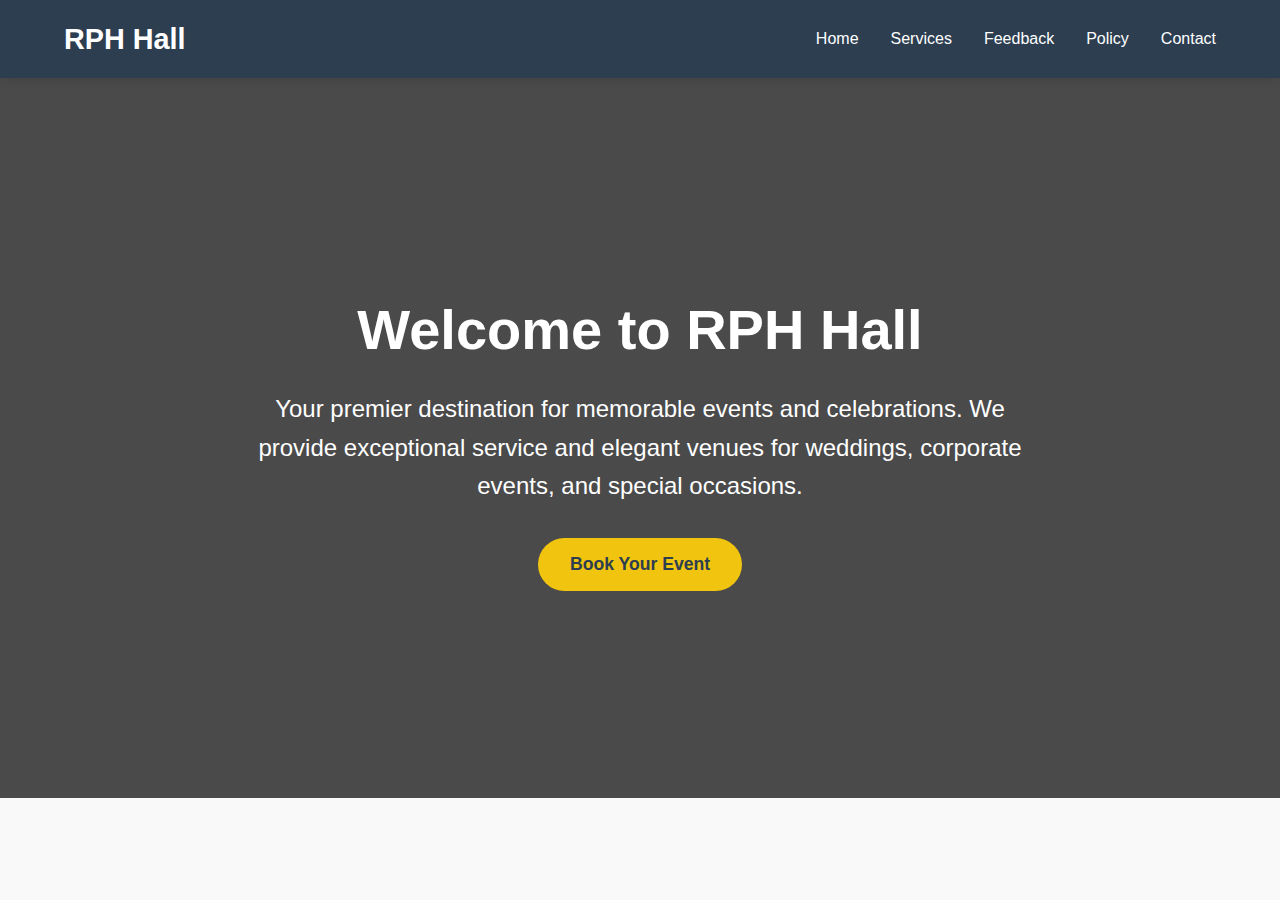
<file: index.html>
<!DOCTYPE html>
<html lang="en">
<head>
    <meta charset="UTF-8">
    <meta name="viewport" content="width=device-width, initial-scale=1.0">
    <title>RPH Hall - Premium Event Venue</title>
    <style>
        /* Reset and Base Styles */
        * {
            margin: 0;
            padding: 0;
            box-sizing: border-box;
            font-family: 'Segoe UI', Tahoma, Geneva, Verdana, sans-serif;
        }
        
        body {
            background-color: #f9f9f9;
            color: #333;
            line-height: 1.6;
        }
        
        /* Navigation Bar */
        nav {
            background-color: #2c3e50;
            color: white;
            display: flex;
            justify-content: space-between;
            align-items: center;
            padding: 1rem 5%;
            position: sticky;
            top: 0;
            z-index: 100;
            box-shadow: 0 2px 10px rgba(0, 0, 0, 0.1);
        }
        
        .logo {
            font-size: 1.8rem;
            font-weight: bold;
        }
        
        .logo a {
            color: white;
            text-decoration: none;
        }
        
        .nav-links {
            display: flex;
            list-style: none;
        }
        
        .nav-links li {
            margin-left: 2rem;
        }
        
        .nav-links a {
            color: white;
            text-decoration: none;
            font-weight: 500;
            transition: color 0.3s;
            padding: 0.5rem 0;
            position: relative;
        }
        
        .nav-links a:hover {
            color: #f1c40f;
        }
        
        .nav-links a::after {
            content: '';
            position: absolute;
            width: 0;
            height: 2px;
            background: #f1c40f;
            bottom: 0;
            left: 0;
            transition: width 0.3s;
        }
        
        .nav-links a:hover::after {
            width: 100%;
        }
        
        /* Hero Section */
        .hero {
            background: linear-gradient(rgba(0, 0, 0, 0.7), rgba(0, 0, 0, 0.7)), 
                        url('https://images.unsplash.com/photo-1519671482749-fd09be7ccebf?ixlib=rb-1.2.1&auto=format&fit=crop&w=1350&q=80');
            background-size: cover;
            background-position: center;
            height: 80vh;
            display: flex;
            flex-direction: column;
            justify-content: center;
            align-items: center;
            text-align: center;
            color: white;
            padding: 0 2rem;
        }
        
        .hero h1 {
            font-size: 3.5rem;
            margin-bottom: 1rem;
            animation: fadeIn 1.5s ease-in-out;
        }
        
        .hero p {
            font-size: 1.5rem;
            max-width: 800px;
            margin-bottom: 2rem;
            animation: fadeIn 2s ease-in-out;
        }
        
        .btn {
            display: inline-block;
            background: #f1c40f;
            color: #2c3e50;
            padding: 0.8rem 2rem;
            border: none;
            border-radius: 50px;
            font-size: 1.1rem;
            font-weight: bold;
            cursor: pointer;
            transition: all 0.3s;
            text-decoration: none;
            animation: fadeIn 2.5s ease-in-out;
        }
        
        .btn:hover {
            background: #e67e22;
            transform: translateY(-3px);
            box-shadow: 0 10px 20px rgba(0, 0, 0, 0.2);
        }
        
        /* Animations */
        @keyframes fadeIn {
            from { opacity: 0; transform: translateY(20px); }
            to { opacity: 1; transform: translateY(0); }
        }
        
        /* Enhanced Responsive Design */
        @media (max-width: 768px) {
            nav {
                flex-direction: column;
                padding: 1rem;
            }
            
            .logo {
                margin-bottom: 1rem;
                font-size: 1.5rem;
            }
            
            .nav-links {
                width: 100%;
                justify-content: space-around;
                flex-wrap: wrap;
            }
            
            .nav-links li {
                margin: 0.5rem;
            }
            
            .hero {
                height: 70vh;
                padding: 0 1rem;
            }
            
            .hero h1 {
                font-size: 2.5rem;
            }
            
            .hero p {
                font-size: 1.2rem;
                padding: 0 1rem;
            }
            
            .btn {
                padding: 0.7rem 1.5rem;
                font-size: 1rem;
            }
        }
        
        @media (max-width: 480px) {
            .logo {
                font-size: 1.3rem;
            }
            
            .nav-links {
                flex-direction: column;
                align-items: center;
            }
            
            .nav-links li {
                margin: 0.3rem 0;
            }
            
            .hero {
                height: 60vh;
            }
            
            .hero h1 {
                font-size: 2rem;
                margin-bottom: 0.5rem;
            }
            
            .hero p {
                font-size: 1rem;
                margin-bottom: 1.5rem;
            }
        }
        
        @media (max-width: 320px) {
            .hero h1 {
                font-size: 1.8rem;
            }
            
            .hero p {
                font-size: 0.9rem;
            }
            
            .btn {
                padding: 0.6rem 1.2rem;
                font-size: 0.9rem;
            }
        }
    </style>
</head>
<body>
    <!-- Navigation Bar -->
    <nav>
        <div class="logo">
            <a href="index.html">RPH Hall</a>
        </div>
        <ul class="nav-links">
            <li><a href="index.html">Home</a></li>
            <li><a href="my2.html">Services</a></li>
            <li><a href="my3.html">Feedback</a></li>
            <li><a href="my4.html">Policy</a></li>
            <li><a href="my1.html">Contact</a></li>
        </ul>
    </nav>

    <!-- Hero Section -->
    <section class="hero">
        <h1>Welcome to RPH Hall</h1>
        <p>Your premier destination for memorable events and celebrations. We provide exceptional service and elegant venues for weddings, corporate events, and special occasions.</p>
        <a href="Intermedate_test.html" class="btn">Book Your Event</a>
    </section>

    <!-- You can     add more sections here for About, Gallery, Testimonials, etc. -->
</body>
</html>
</file>
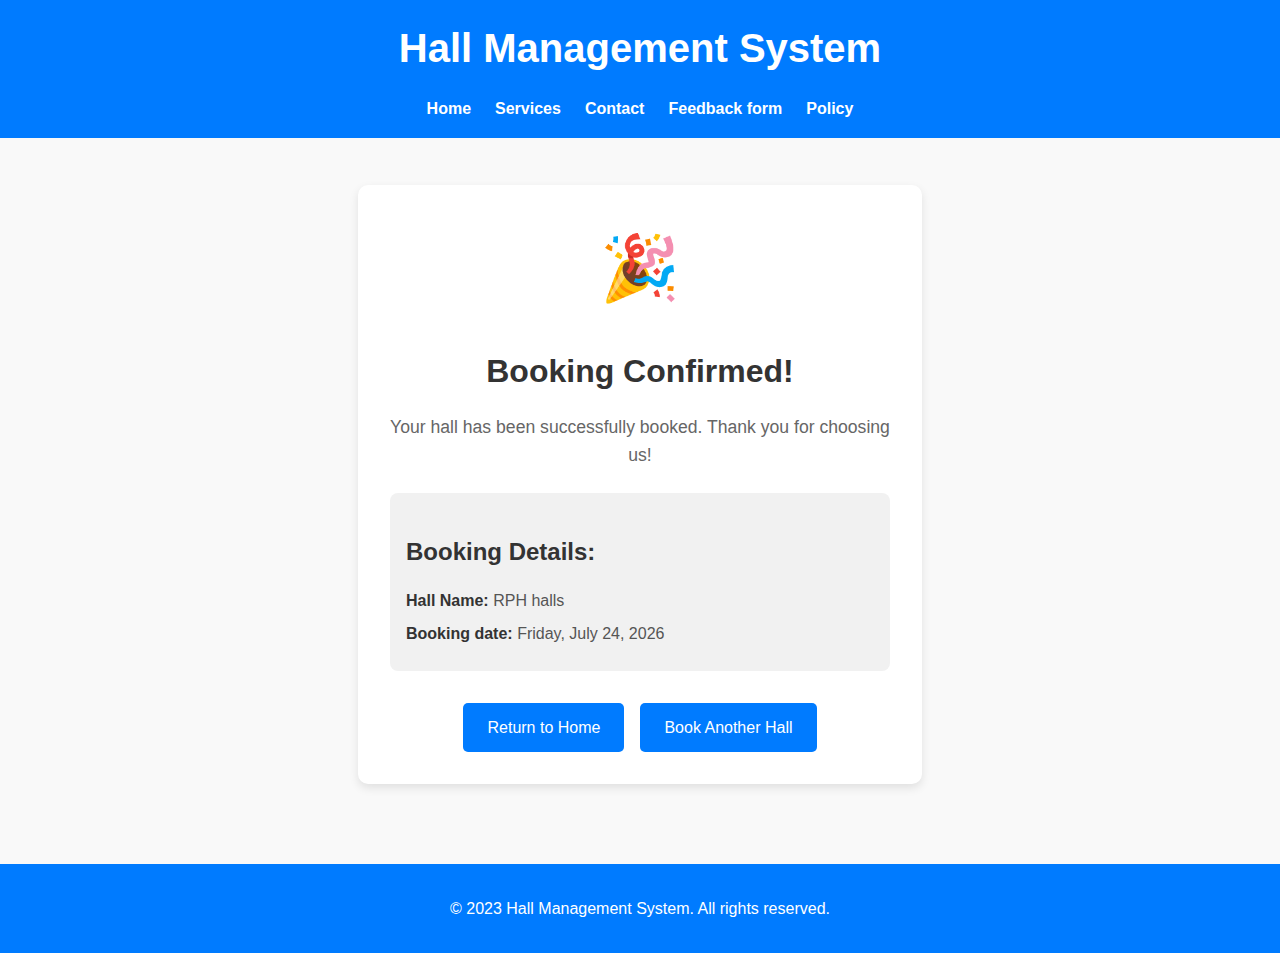
<file: booking.html>
<!DOCTYPE html>
<html lang="en">
<head>
    <meta charset="UTF-8">
    <meta name="viewport" content="width=device-width, initial-scale=1.0">
    <title>Booking Confirmation - Hall Management</title>
    <link rel="stylesheet" href="booking.css">
</head>
<body>
    <header>
        <h1>Hall Management System</h1>
        <nav>
            <ul>
                <li><a href="index.html">Home</a></li>
                <li><a href="my2.html">Services</a></li>
                <li><a href="my1.html">Contact</a></li>
                <li><a href="my3.html">Feedback form</a></li>
                <li><a href="my4.html">Policy</a></li>
            </ul>
        </nav>
    </header>

    <main>
        <section class="confirmation-message">
            <div class="icon">🎉</div>
            <h2>Booking Confirmed!</h2>
            <p>Your hall has been successfully booked. Thank you for choosing us!</p>

            <div class="booking-details">
                <h3>Booking Details:</h3>
                <ul>
                    <li><strong>Hall Name:</strong> RPH halls</li>
                    <li><strong>Booking date:</strong> <span id="liveDate"></span></li>
                </ul>
            </div> 

            <div class="actions">
                <a href="index.html" class="btn">Return to Home</a>
                <a href="hall1.html" class="btn">Book Another Hall</a>
            </div>
        </section>
    </main>

    <footer>
        <p>&copy; 2023 Hall Management System. All rights reserved.</p>
    </footer>

    <script>
        function updateLiveDate() {
            const dateElement = document.getElementById('liveDate');
            const now = new Date();
            const options = { weekday: 'long', year: 'numeric', month: 'long', day: 'numeric' };
            dateElement.textContent = now.toLocaleDateString('en-US', options);
        }
        updateLiveDate();
    </script>
</body>
</html>
</file>
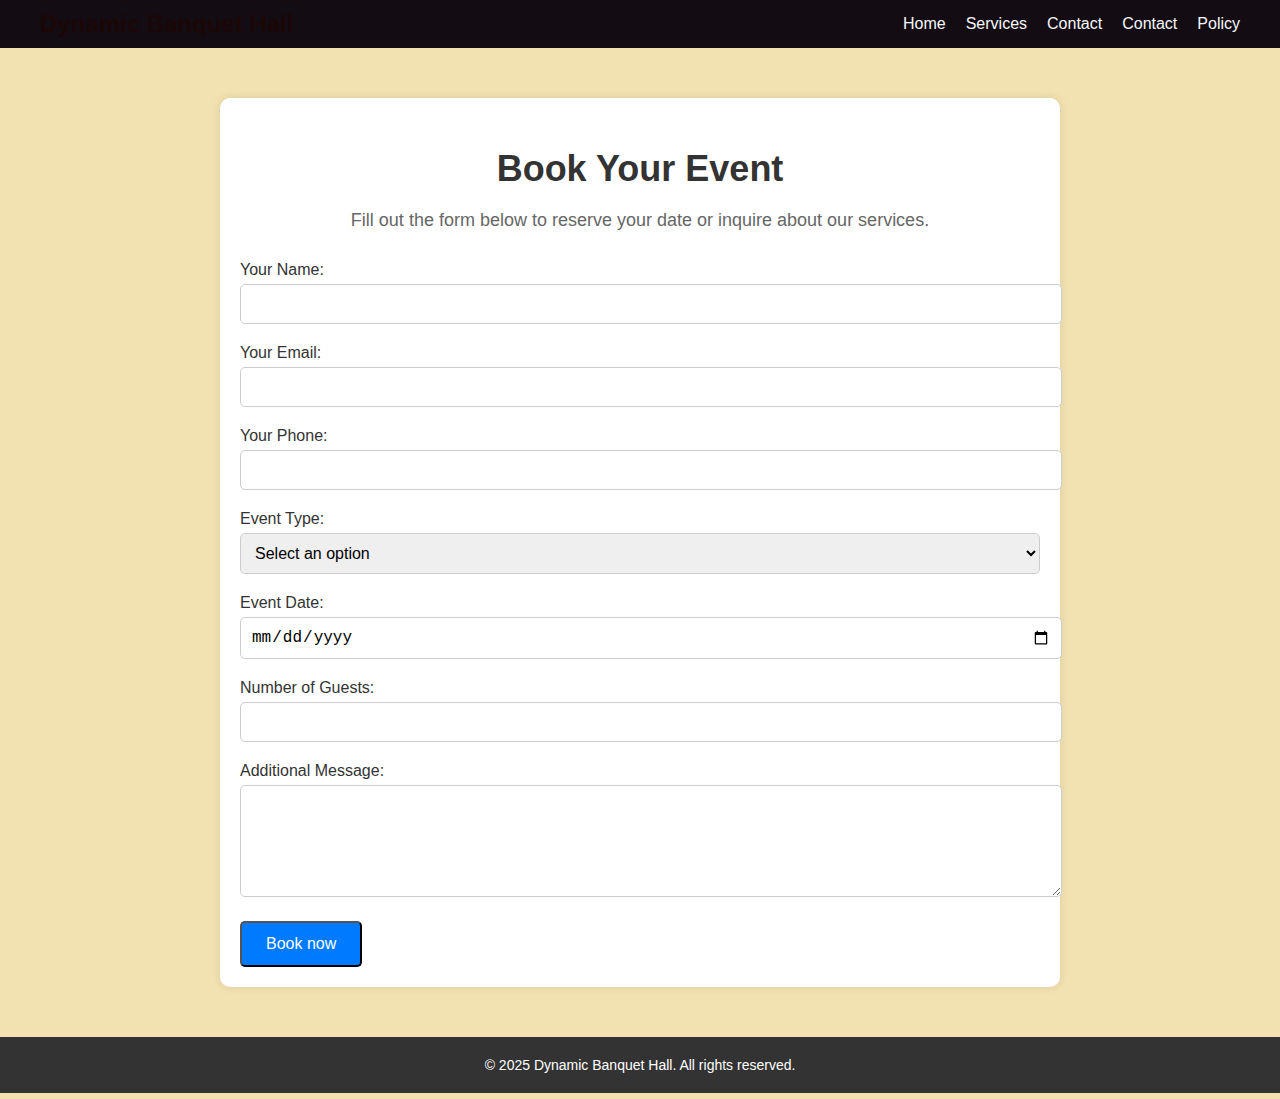
<file: booking1.html>
<!DOCTYPE html>
<html lang="en">
<head>
    <meta charset="UTF-8">
    <meta name="viewport" content="width=device-width, initial-scale=1.0">
    <title>Book Your Event - Dynamic Banquet Hall</title>
    <link rel="stylesheet" href="style.css">
</head>
<body>
    <header>
        <nav>
            <div class="logo">
                <a href="index.html">Dynamic Banquet Hall</a>
            </div>
            <ul class="nav-links">
                <li><a href="index.html">Home</a></li>
                <li><a href="my2.html">Services</a></li>
                <li><a href="my1.html">Contact</a></li>
                <li><a href="my3.html">Contact</a></li>
                <li><a href="my4.html">Policy</a></li>
            </ul>
        </nav>
    </header>


    <section class="booking-form">
        <h2>Book Your Event</h2>
        <p>Fill out the form below to reserve your date or inquire about our services.</p>
        <form action="booking.html" method="GET" onsubmit="return validateForm()">
            <div class="form-group">
                <label for="name">Your Name:</label>
                <input type="text" id="name" name="name" required>
            </div>
            <div class="form-group">
                <label for="email">Your Email:</label>
                <input type="email" id="email" name="email" required>
            </div>
            <div class="form-group">
                <label for="phone">Your Phone:</label>
                <input type="tel" id="phone" name="phone" required>
            </div>
            <div class="form-group">
                <label for="event-type">Event Type:</label>
                <select id="event-type" name="event-type" required>
                    <option value="">Select an option</option>
                    <option value="wedding">Wedding</option>
                    <option value="corporate">Corporate Event</option>
                    <option value="birthday">Birthday Party</option>
                    <option value="other">Other</option>
                </select>
            </div>
            <div class="form-group">
                <label for="date">Event Date:</label>
                <input type="date" id="date" name="date" required>
            </div>
            <div class="form-group">
                <label for="guests">Number of Guests:</label>
                <input type="number" id="guests" name="guests" min="1" max="500" required>
            </div>
            <div class="form-group">
                <label for="message">Additional Message:</label>
                <textarea id="message" name="message" rows="5" required></textarea>
            </div>
            <div class="actions">
                <button type="submit" class="btn">Book now</button>
            </div>
        </form>
    </section>


    <footer>
        <p>&copy; 2025 Dynamic Banquet Hall. All rights reserved.</p>
    </footer>


    <script>
        // Set the minimum date for the event date input to today
        const today = new Date().toISOString().split('T')[0];
        document.getElementById('date').setAttribute('min', today);


        // Validate the form before submission
        function validateForm() {
            const guests = document.getElementById('guests').value;
            if (guests <= 0) {
                alert("Number of guests must be at least 1.");
                return false;
            }
            return true;
        }
    </script>
</body>
</html>
</file>
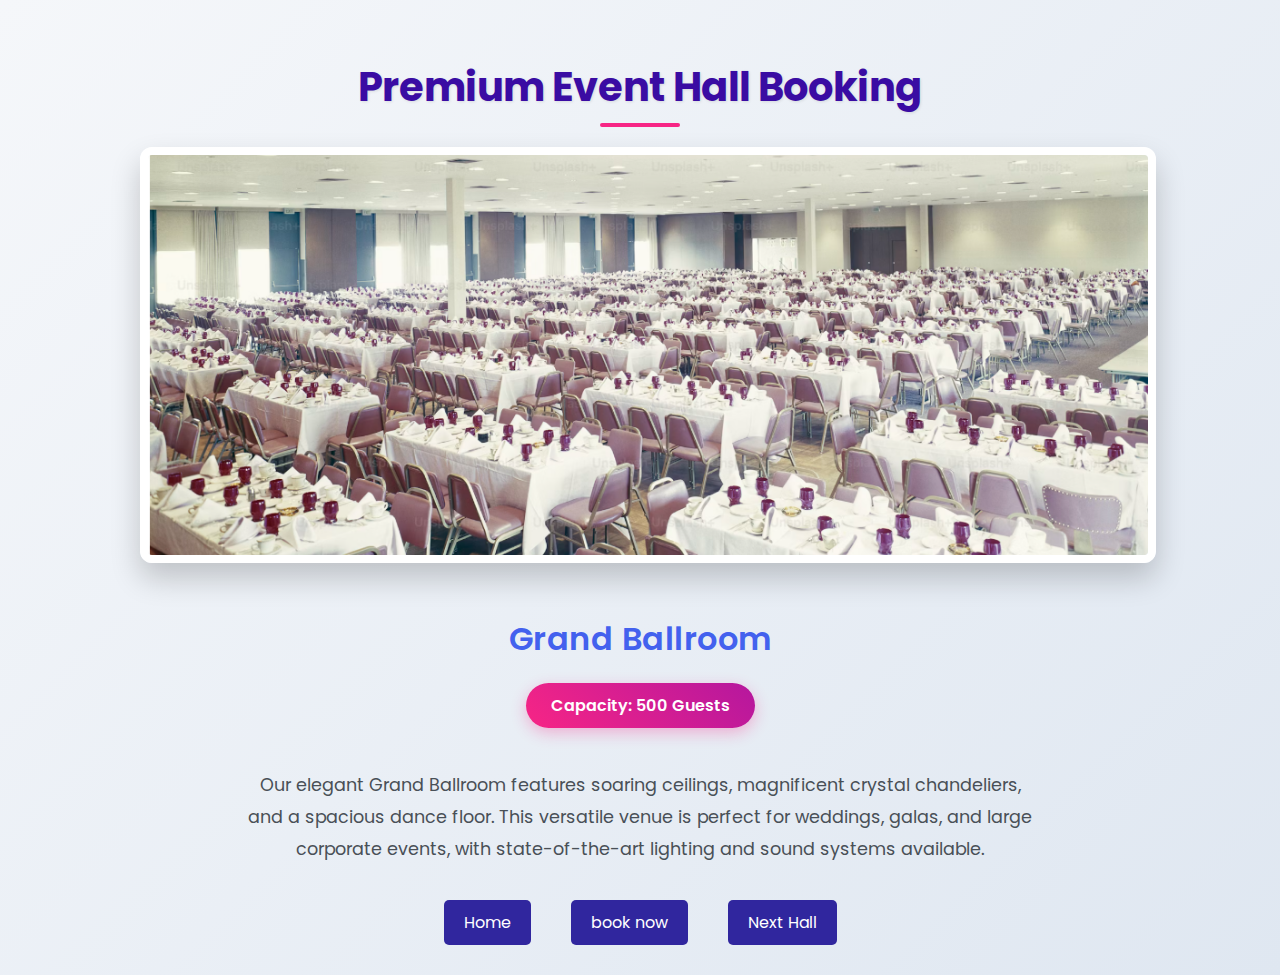
<file: hall1.html>
<!DOCTYPE html>
<html lang="en">
<head>
    <meta charset="UTF-8">
    <meta name="viewport" content="width=device-width, initial-scale=1.0">
    <title>Luxury Hall Booking</title>
    <link href="https://fonts.googleapis.com/css2?family=Poppins:wght@300;400;600;700&display=swap" rel="stylesheet">
    <style>
        /* Enhanced CSS with Effective Colors and Effects */
        :root {
            --primary: #4361ee;
            --secondary: #3a0ca3;
            --accent: #f72585;
            --dark: #212529;
            --light: #f8f9fa;
            --success: #4cc9f0;
            --info: #4895ef;
        }
       
        body {
            font-family: 'Poppins', sans-serif;
            margin: 0;
            padding: 0;
            background: linear-gradient(135deg, #f5f7fa 0%, #dfe7f1 100%);
            color: var(--dark);
            min-height: 100vh;
        }
       
        .container {
            max-width: 1000px;
            margin: 0 auto;
            padding: 30px 20px;
            text-align: center;
        }
       
        h1 {
            color: var(--secondary);
            margin-bottom: 30px;
            font-size: 2.5rem;
            font-weight: 700;
            text-shadow: 1px 1px 3px rgba(0,0,0,0.1);
            position: relative;
            display: inline-block;
        }
       
        h1::after {
            content: '';
            position: absolute;
            bottom: -10px;
            left: 50%;
            transform: translateX(-50%);
            width: 80px;
            height: 4px;
            background: var(--accent);
            border-radius: 2px;
        }
       
        .hall-image {
            width: 100%;
            max-height: 400px;
            object-fit: cover;
            border-radius: 12px;
            box-shadow: 0 15px 30px rgba(0, 0, 0, 0.2);
            margin-bottom: 25px;
            transition: transform 0.3s ease, box-shadow 0.3s ease;
            border: 8px solid white;
        }
        .button {
    display: inline-block;
    padding: 10px 20px;
    margin: 0 10px;
    background-color: #30269e;
    color:white;
    text-decoration: none;
    border-radius: 5px;
    transition: background-color 0.3s;
}

.button:hover {
    background-color: #04092b;
}
        .hall-image:hover {
            transform: translateY(-5px);
            box-shadow: 0 20px 40px rgba(0, 0, 0, 0.3);
        }
       
        .hall-name {
            font-size: 2rem;
            margin: 20px 0;
            color: var(--primary);
            font-weight: 600;
            letter-spacing: 0.5px;
        }
       
        .hall-description {
            margin-bottom: 35px;
            line-height: 1.8;
            font-size: 1.1rem;
            color: #495057;
            max-width: 800px;
            margin-left: auto;
            margin-right: auto;
            padding: 0 20px;
        }
       
        .button-container {
            display: flex;
            justify-content: center;
            gap: 20px;
            margin-top: 30px;
            flex-wrap: wrap;
        }
       
        .btn {
            padding: 14px 30px;
            border: none;
            border-radius: 50px;
            font-size: 1rem;
            cursor: pointer;
            transition: all 0.3s cubic-bezier(0.25, 0.8, 0.25, 1);
            font-weight: 600;
            letter-spacing: 0.5px;
            position: relative;
            overflow: hidden;
            z-index: 1;
        }
       
        .btn::before {
            content: '';
            position: absolute;
            top: 0;
            left: 0;
            width: 100%;
            height: 100%;
            background: linear-gradient(rgba(255,255,255,0.2), rgba(255,255,255,0));
            z-index: -1;
            opacity: 0;
            transition: opacity 0.3s ease;
        }
       
        .btn:hover::before {
            opacity: 1;
        }
       
        .btn-book {
            background: linear-gradient(45deg, var(--success), var(--info));
            color: white;
            box-shadow: 0 10px 20px rgba(76, 201, 240, 0.3);
        }
       
        .btn-book:hover {
            transform: translateY(-3px) scale(1.02);
            box-shadow: 0 15px 30px rgba(76, 201, 240, 0.4);
        }
       
        .btn-nav {
            background: white;
            color: var(--primary);
            box-shadow: 0 5px 15px rgba(0, 0, 0, 0.1);
            border: 2px solid var(--primary);
        }
       
        .btn-nav:hover {
            transform: translateY(-3px);
            box-shadow: 0 10px 25px rgba(0, 0, 0, 0.15);
            background: var(--primary);
            color: white;
        }
       
        .capacity-info {
            background: linear-gradient(45deg, var(--accent), #b5179e);
            color: white;
            padding: 10px 25px;
            border-radius: 50px;
            display: inline-block;
            margin-bottom: 25px;
            font-weight: 600;
            box-shadow: 0 5px 15px rgba(247, 37, 133, 0.3);
            transition: transform 0.3s ease;
        }
       
        .capacity-info:hover {
            transform: scale(1.05);
        }
       
        @media (max-width: 768px) {
            h1 {
                font-size: 2rem;
            }
           
            .hall-name {
                font-size: 1.7rem;
            }
           
            .btn {
                padding: 12px 25px;
                font-size: 0.9rem;
            }
        }
       
        @media (max-width: 600px) {
            .button-container {
                flex-direction: column;
                align-items: center;
                gap: 15px;
            }
           
            .btn {
                width: 100%;
                max-width: 300px;
            }
           
            .hall-image {
                border-width: 5px;
            }
        }
       
        /* Animation */
        @keyframes fadeIn {
            from { opacity: 0; transform: translateY(20px); }
            to { opacity: 1; transform: translateY(0); }
        }
       
        .container {
            animation: fadeIn 0.8s ease-out;
        }
    </style>
</head>
<body>
    <div class="container">
        <h1>Premium Event Hall Booking</h1>
       
        <!-- Hall Image -->
        <img src="hall1.png"
             alt="Grand Ballroom" class="hall-image">
       
        <!-- Hall Info -->
        <h2 class="hall-name">Grand Ballroom</h2>
        <div class="capacity-info">Capacity: 500 Guests</div>
        <p class="hall-description">
            Our elegant Grand Ballroom features soaring ceilings, magnificent crystal chandeliers,
            and a spacious dance floor. This versatile venue is perfect for weddings, galas,
            and large corporate events, with state-of-the-art lighting and sound systems available.
        </p>
       
        <!-- Buttons -->
        <div class="button-container">
            <a href="index.html" class="button">Home</a>
            <a href="try.html" class="button">book now</a>
            <a href="hall2.html" class="button">Next Hall</a>
        </div>
    </div>


    
</body>
</html>
</file>
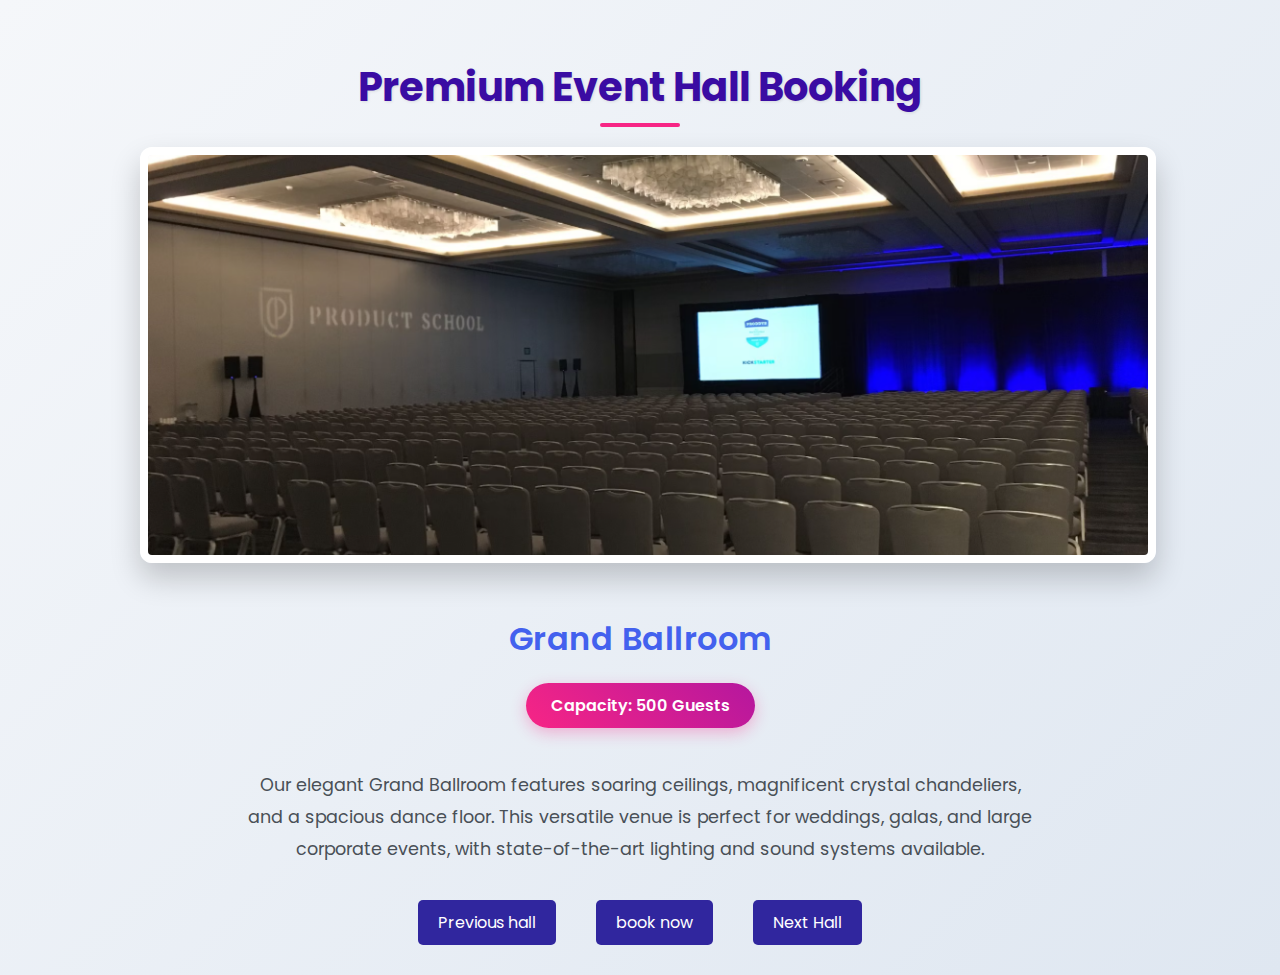
<file: hall2.html>
<!DOCTYPE html>
<html lang="en">
<head>
    <meta charset="UTF-8">
    <meta name="viewport" content="width=device-width, initial-scale=1.0">
    <title>Luxury Hall Booking</title>
    <link href="https://fonts.googleapis.com/css2?family=Poppins:wght@300;400;600;700&display=swap" rel="stylesheet">
    <style>
        /* Enhanced CSS with Effective Colors and Effects */
        :root {
            --primary: #4361ee;
            --secondary: #3a0ca3;
            --accent: #f72585;
            --dark: #212529;
            --light: #f8f9fa;
            --success: #4cc9f0;
            --info: #4895ef;
        }
       
        body {
            font-family: 'Poppins', sans-serif;
            margin: 0;
            padding: 0;
            background: linear-gradient(135deg, #f5f7fa 0%, #dfe7f1 100%);
            color: var(--dark);
            min-height: 100vh;
        }
       
        .container {
            max-width: 1000px;
            margin: 0 auto;
            padding: 30px 20px;
            text-align: center;
        }
       
        h1 {
            color: var(--secondary);
            margin-bottom: 30px;
            font-size: 2.5rem;
            font-weight: 700;
            text-shadow: 1px 1px 3px rgba(0,0,0,0.1);
            position: relative;
            display: inline-block;
        }
       
        h1::after {
            content: '';
            position: absolute;
            bottom: -10px;
            left: 50%;
            transform: translateX(-50%);
            width: 80px;
            height: 4px;
            background: var(--accent);
            border-radius: 2px;
        }
       
        .hall-image {
            width: 100%;
            max-height: 400px;
            object-fit: cover;
            border-radius: 12px;
            box-shadow: 0 15px 30px rgba(0, 0, 0, 0.2);
            margin-bottom: 25px;
            transition: transform 0.3s ease, box-shadow 0.3s ease;
            border: 8px solid white;
        }
       
        .hall-image:hover {
            transform: translateY(-5px);
            box-shadow: 0 20px 40px rgba(0, 0, 0, 0.3);
        }
       
        .hall-name {
            font-size: 2rem;
            margin: 20px 0;
            color: var(--primary);
            font-weight: 600;
            letter-spacing: 0.5px;
        }
       
        .hall-description {
            margin-bottom: 35px;
            line-height: 1.8;
            font-size: 1.1rem;
            color: #495057;
            max-width: 800px;
            margin-left: auto;
            margin-right: auto;
            padding: 0 20px;
        }
       
        .button-container {
            display: flex;
            justify-content: center;
            gap: 20px;
            margin-top: 30px;
            flex-wrap: wrap;
        }
       
        .btn {
            padding: 14px 30px;
            border: none;
            border-radius: 50px;
            font-size: 1rem;
            cursor: pointer;
            transition: all 0.3s cubic-bezier(0.25, 0.8, 0.25, 1);
            font-weight: 600;
            letter-spacing: 0.5px;
            position: relative;
            overflow: hidden;
            z-index: 1;
        }
       
        .btn::before {
            content: '';
            position: absolute;
            top: 0;
            left: 0;
            width: 100%;
            height: 100%;
            background: linear-gradient(rgba(255,255,255,0.2), rgba(255,255,255,0));
            z-index: -1;
            opacity: 0;
            transition: opacity 0.3s ease;
        }
       
        .btn:hover::before {
            opacity: 1;
        }
       
        .btn-book {
            background: linear-gradient(45deg, var(--success), var(--info));
            color: white;
            box-shadow: 0 10px 20px rgba(76, 201, 240, 0.3);
        }
       
        .btn-book:hover {
            transform: translateY(-3px) scale(1.02);
            box-shadow: 0 15px 30px rgba(76, 201, 240, 0.4);
        }
       
        .btn-nav {
            background: white;
            color: var(--primary);
            box-shadow: 0 5px 15px rgba(0, 0, 0, 0.1);
            border: 2px solid var(--primary);
        }
       
        .btn-nav:hover {
            transform: translateY(-3px);
            box-shadow: 0 10px 25px rgba(0, 0, 0, 0.15);
            background: var(--primary);
            color: white;
        }
       
        .capacity-info {
            background: linear-gradient(45deg, var(--accent), #b5179e);
            color: white;
            padding: 10px 25px;
            border-radius: 50px;
            display: inline-block;
            margin-bottom: 25px;
            font-weight: 600;
            box-shadow: 0 5px 15px rgba(247, 37, 133, 0.3);
            transition: transform 0.3s ease;
        }
        .button {
    display: inline-block;
    padding: 10px 20px;
    margin: 0 10px;
    background-color: #30269e;
    color:white;
    text-decoration: none;
    border-radius: 5px;
    transition: background-color 0.3s;
}

.button:hover {
    background-color: #04092b;
}
       
        .capacity-info:hover {
            transform: scale(1.05);
        }
       
        @media (max-width: 768px) {
            h1 {
                font-size: 2rem;
            }
           
            .hall-name {
                font-size: 1.7rem;
            }
           
            .btn {
                padding: 12px 25px;
                font-size: 0.9rem;
            }
        }
       
        @media (max-width: 600px) {
            .button-container {
                flex-direction: column;
                align-items: center;
                gap: 15px;
            }
           
            .btn {
                width: 100%;
                max-width: 300px;
            }
           
            .hall-image {
                border-width: 5px;
            }
        }
       
        /* Animation */
        @keyframes fadeIn {
            from { opacity: 0; transform: translateY(20px); }
            to { opacity: 1; transform: translateY(0); }
        }
       
        .container {
            animation: fadeIn 0.8s ease-out;
        }
    </style>
</head>
<body>
    <div class="container">
        <h1>Premium Event Hall Booking</h1>
       
        <!-- Hall Image -->
        <img src="hall2.png"
             alt="Grand Ballroom" class="hall-image">
       
        <!-- Hall Info -->
        <h2 class="hall-name">Grand Ballroom</h2>
        <div class="capacity-info">Capacity: 500 Guests</div>
        <p class="hall-description">
            Our elegant Grand Ballroom features soaring ceilings, magnificent crystal chandeliers,
            and a spacious dance floor. This versatile venue is perfect for weddings, galas,
            and large corporate events, with state-of-the-art lighting and sound systems available.
        </p>
       
        <!-- Buttons -->
        <div class="button-container">
            <a href="hall1.html" class="button">Previous hall</a>
            <a href="try.html" class="button">book now</a>
            <a href="hall3.html" class="button">Next Hall</a>
        </div>
    </div>


    <script>
        // Enhanced JavaScript with loading effects
        document.getElementById('book-btn').addEventListener('click', function() {
            const btn = this;
            btn.innerHTML = 'Processing...';
            btn.style.opacity = '0.8';
           
            setTimeout(() => {
                btn.innerHTML = 'Booked Successfully!';
                btn.style.background = 'linear-gradient(45deg, #4cc9f0, #4895ef)';
                alert('Your booking for the Grand Ballroom has been confirmed!');
               
                // Reset after 2 seconds
                setTimeout(() => {
                    btn.innerHTML = 'Book This Hall';
                    btn.style.opacity = '1';
                }, 2000);
            }, 1500);
        });
       
        document.getElementById('next-btn').addEventListener('click', function() {
            this.innerHTML = 'Loading...';
            setTimeout(() => {
                this.innerHTML = 'Next Hall';
                // In a real application, this would load the next hall's data
                alert('Loading next premium hall...');
            }, 1000);
        });
       
        document.getElementById('prev-btn').addEventListener('click', function() {
            this.innerHTML = 'Loading...';
            setTimeout(() => {
                this.innerHTML = 'Previous Hall';
                // In a real application, this would load the previous hall's data
                alert('Loading previous premium hall...');
            }, 1000);
        });
    </script>
</body>
</html>
</file>
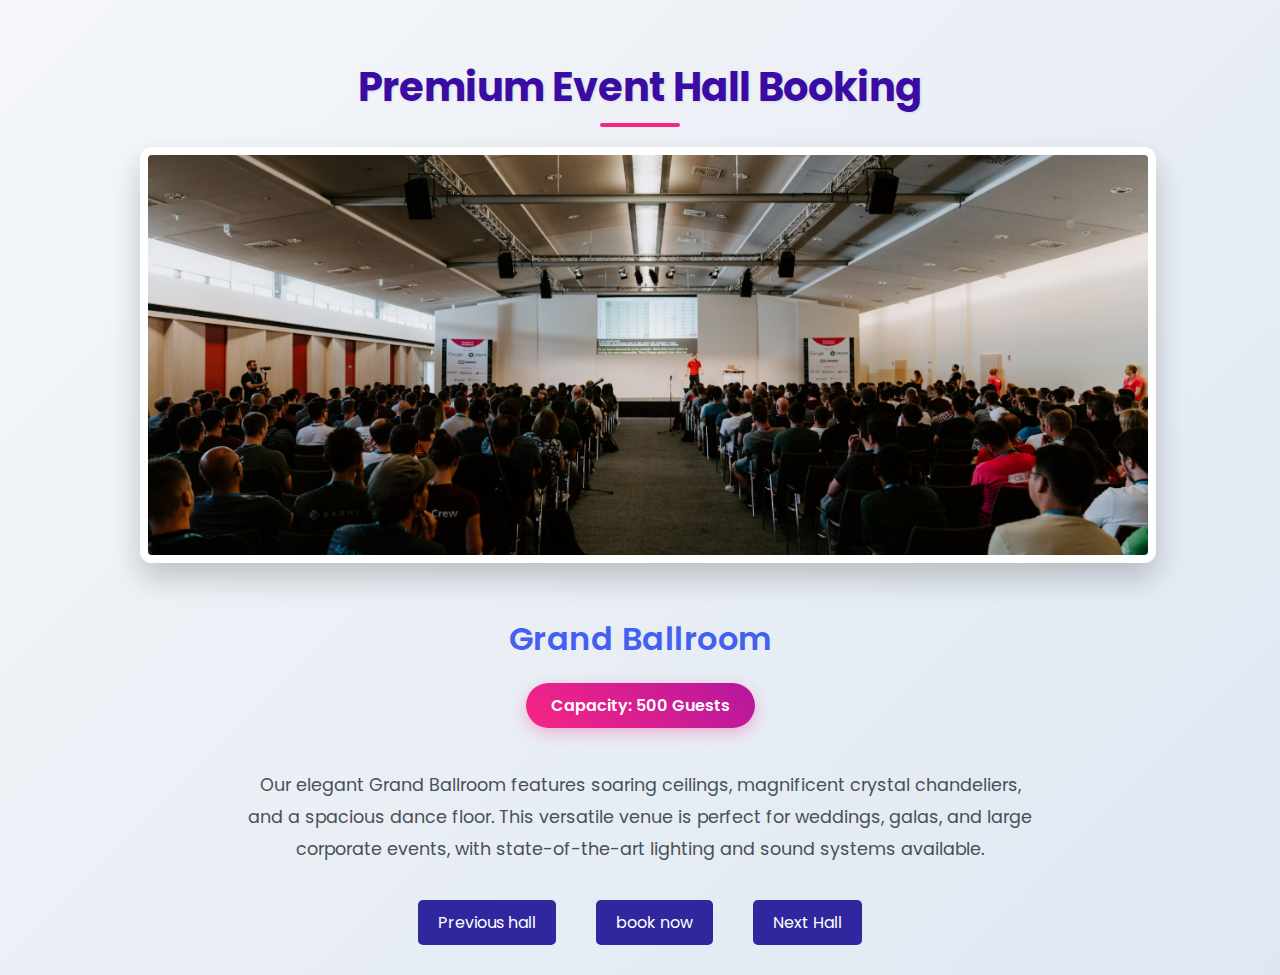
<file: hall3.html>
<!DOCTYPE html>
<html lang="en">
<head>
    <meta charset="UTF-8">
    <meta name="viewport" content="width=device-width, initial-scale=1.0">
    <title>Luxury Hall Booking</title>
    <link href="https://fonts.googleapis.com/css2?family=Poppins:wght@300;400;600;700&display=swap" rel="stylesheet">
    <style>
        /* Enhanced CSS with Effective Colors and Effects */
        :root {
            --primary: #4361ee;
            --secondary: #3a0ca3;
            --accent: #f72585;
            --dark: #212529;
            --light: #f8f9fa;
            --success: #4cc9f0;
            --info: #4895ef;
        }
       
        body {
            font-family: 'Poppins', sans-serif;
            margin: 0;
            padding: 0;
            background: linear-gradient(135deg, #f5f7fa 0%, #dfe7f1 100%);
            color: var(--dark);
            min-height: 100vh;
        }
        .button {
    display: inline-block;
    padding: 10px 20px;
    margin: 0 10px;
    background-color: #30269e;
    color:white;
    text-decoration: none;
    border-radius: 5px;
    transition: background-color 0.3s;
}

.button:hover {
    background-color: #04092b;
}
       
        .container {
            max-width: 1000px;
            margin: 0 auto;
            padding: 30px 20px;
            text-align: center;
        }
       
        h1 {
            color: var(--secondary);
            margin-bottom: 30px;
            font-size: 2.5rem;
            font-weight: 700;
            text-shadow: 1px 1px 3px rgba(0,0,0,0.1);
            position: relative;
            display: inline-block;
        }
       
        h1::after {
            content: '';
            position: absolute;
            bottom: -10px;
            left: 50%;
            transform: translateX(-50%);
            width: 80px;
            height: 4px;
            background: var(--accent);
            border-radius: 2px;
        }
       
        .hall-image {
            width: 100%;
            max-height: 400px;
            object-fit: cover;
            border-radius: 12px;
            box-shadow: 0 15px 30px rgba(0, 0, 0, 0.2);
            margin-bottom: 25px;
            transition: transform 0.3s ease, box-shadow 0.3s ease;
            border: 8px solid white;
        }
       
        .hall-image:hover {
            transform: translateY(-5px);
            box-shadow: 0 20px 40px rgba(0, 0, 0, 0.3);
        }
       
        .hall-name {
            font-size: 2rem;
            margin: 20px 0;
            color: var(--primary);
            font-weight: 600;
            letter-spacing: 0.5px;
        }
       
        .hall-description {
            margin-bottom: 35px;
            line-height: 1.8;
            font-size: 1.1rem;
            color: #495057;
            max-width: 800px;
            margin-left: auto;
            margin-right: auto;
            padding: 0 20px;
        }
       
        .button-container {
            display: flex;
            justify-content: center;
            gap: 20px;
            margin-top: 30px;
            flex-wrap: wrap;
        }
       
        .btn {
            padding: 14px 30px;
            border: none;
            border-radius: 50px;
            font-size: 1rem;
            cursor: pointer;
            transition: all 0.3s cubic-bezier(0.25, 0.8, 0.25, 1);
            font-weight: 600;
            letter-spacing: 0.5px;
            position: relative;
            overflow: hidden;
            z-index: 1;
        }
       
        .btn::before {
            content: '';
            position: absolute;
            top: 0;
            left: 0;
            width: 100%;
            height: 100%;
            background: linear-gradient(rgba(255,255,255,0.2), rgba(255,255,255,0));
            z-index: -1;
            opacity: 0;
            transition: opacity 0.3s ease;
        }
       
        .btn:hover::before {
            opacity: 1;
        }
       
        .btn-book {
            background: linear-gradient(45deg, var(--success), var(--info));
            color: white;
            box-shadow: 0 10px 20px rgba(76, 201, 240, 0.3);
        }
       
        .btn-book:hover {
            transform: translateY(-3px) scale(1.02);
            box-shadow: 0 15px 30px rgba(76, 201, 240, 0.4);
        }
       
        .btn-nav {
            background: white;
            color: var(--primary);
            box-shadow: 0 5px 15px rgba(0, 0, 0, 0.1);
            border: 2px solid var(--primary);
        }
       
        .btn-nav:hover {
            transform: translateY(-3px);
            box-shadow: 0 10px 25px rgba(0, 0, 0, 0.15);
            background: var(--primary);
            color: white;
        }
       
        .capacity-info {
            background: linear-gradient(45deg, var(--accent), #b5179e);
            color: white;
            padding: 10px 25px;
            border-radius: 50px;
            display: inline-block;
            margin-bottom: 25px;
            font-weight: 600;
            box-shadow: 0 5px 15px rgba(247, 37, 133, 0.3);
            transition: transform 0.3s ease;
        }
       
        .capacity-info:hover {
            transform: scale(1.05);
        }
       
        @media (max-width: 768px) {
            h1 {
                font-size: 2rem;
            }
           
            .hall-name {
                font-size: 1.7rem;
            }
           
            .btn {
                padding: 12px 25px;
                font-size: 0.9rem;
            }
        }
       
        @media (max-width: 600px) {
            .button-container {
                flex-direction: column;
                align-items: center;
                gap: 15px;
            }
   
           
            .btn {
                width: 100%;
                max-width: 300px;
            }
           
            .hall-image {
                border-width: 5px;
            }
        }
       
        /* Animation */
        @keyframes fadeIn {
            from { opacity: 0; transform: translateY(20px); }
            to { opacity: 1; transform: translateY(0); }
        }
       
        .container {
            animation: fadeIn 0.8s ease-out;
        }
    </style>
</head>
<body>
    <div class="container">
        <h1>Premium Event Hall Booking</h1>
       
        <!-- Hall Image -->
        <img src="hall3.png"
             alt="Grand Ballroom" class="hall-image">
       
        <!-- Hall Info -->
        <h2 class="hall-name">Grand Ballroom</h2>
        <div class="capacity-info">Capacity: 500 Guests</div>
        <p class="hall-description">
            Our elegant Grand Ballroom features soaring ceilings, magnificent crystal chandeliers,
            and a spacious dance floor. This versatile venue is perfect for weddings, galas,
            and large corporate events, with state-of-the-art lighting and sound systems available.
        </p>
       
        <!-- Buttons -->
        <div class="button-container">
            <a href="hall2.html" class="button">Previous hall</a>
            <a href="try.html" class="button">book now</a>
            <a href="hall4.html" class="button">Next Hall</a>
        </div>
    </div>


    <script>
        // Enhanced JavaScript with loading effects
        document.getElementById('book-btn').addEventListener('click', function() {
            const btn = this;
            btn.innerHTML = 'Processing...';
            btn.style.opacity = '0.8';
           
            setTimeout(() => {
                btn.innerHTML = 'Booked Successfully!';
                btn.style.background = 'linear-gradient(45deg, #4cc9f0, #4895ef)';
                alert('Your booking for the Grand Ballroom has been confirmed!');
               
                // Reset after 2 seconds
                setTimeout(() => {
                    btn.innerHTML = 'Book This Hall';
                    btn.style.opacity = '1';
                }, 2000);
            }, 1500);
        });
       
        document.getElementById('next-btn').addEventListener('click', function() {
            this.innerHTML = 'Loading...';
            setTimeout(() => {
                this.innerHTML = 'Next Hall';
                // In a real application, this would load the next hall's data
                alert('Loading next premium hall...');
            }, 1000);
        });
       
        document.getElementById('prev-btn').addEventListener('click', function() {
            this.innerHTML = 'Loading...';
            setTimeout(() => {
                this.innerHTML = 'Previous Hall';
                // In a real application, this would load the previous hall's data
                alert('Loading previous premium hall...');
            }, 1000);
        });
    </script>
</body>
</html>
</file>
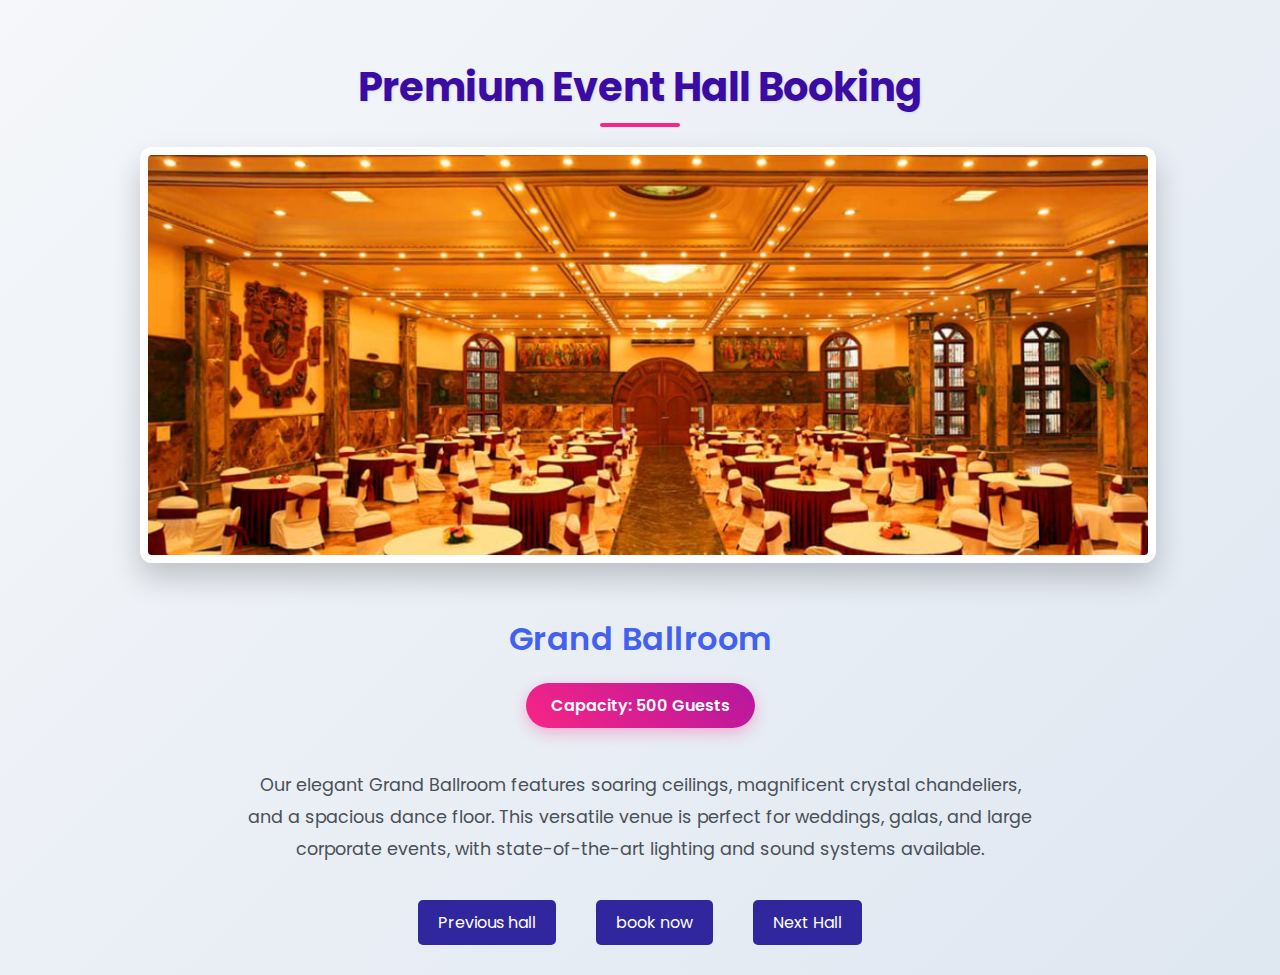
<file: hall4.html>
<!DOCTYPE html>
<html lang="en">
<head>
    <meta charset="UTF-8">
    <meta name="viewport" content="width=device-width, initial-scale=1.0">
    <title>Luxury Hall Booking</title>
    <link href="https://fonts.googleapis.com/css2?family=Poppins:wght@300;400;600;700&display=swap" rel="stylesheet">
    <style>
        /* Enhanced CSS with Effective Colors and Effects */
        :root {
            --primary: #4361ee;
            --secondary: #3a0ca3;
            --accent: #f72585;
            --dark: #212529;
            --light: #f8f9fa;
            --success: #4cc9f0;
            --info: #4895ef;
        }
       
        body {
            font-family: 'Poppins', sans-serif;
            margin: 0;
            padding: 0;
            background: linear-gradient(135deg, #f5f7fa 0%, #dfe7f1 100%);
            color: var(--dark);
            min-height: 100vh;
        }
       
        .container {
            max-width: 1000px;
            margin: 0 auto;
            padding: 30px 20px;
            text-align: center;
        }
       
        h1 {
            color: var(--secondary);
            margin-bottom: 30px;
            font-size: 2.5rem;
            font-weight: 700;
            text-shadow: 1px 1px 3px rgba(0,0,0,0.1);
            position: relative;
            display: inline-block;
        }
       
        h1::after {
            content: '';
            position: absolute;
            bottom: -10px;
            left: 50%;
            transform: translateX(-50%);
            width: 80px;
            height: 4px;
            background: var(--accent);
            border-radius: 2px;
        }
       
        .hall-image {
            width: 100%;
            max-height: 400px;
            object-fit: cover;
            border-radius: 12px;
            box-shadow: 0 15px 30px rgba(0, 0, 0, 0.2);
            margin-bottom: 25px;
            transition: transform 0.3s ease, box-shadow 0.3s ease;
            border: 8px solid white;
        }
       
        .hall-image:hover {
            transform: translateY(-5px);
            box-shadow: 0 20px 40px rgba(0, 0, 0, 0.3);
        }
       
        .hall-name {
            font-size: 2rem;
            margin: 20px 0;
            color: var(--primary);
            font-weight: 600;
            letter-spacing: 0.5px;
        }
       
        .hall-description {
            margin-bottom: 35px;
            line-height: 1.8;
            font-size: 1.1rem;
            color: #495057;
            max-width: 800px;
            margin-left: auto;
            margin-right: auto;
            padding: 0 20px;
        }
       
        .button-container {
            display: flex;
            justify-content: center;
            gap: 20px;
            margin-top: 30px;
            flex-wrap: wrap;
        }
       
        .btn {
            padding: 14px 30px;
            border: none;
            border-radius: 50px;
            font-size: 1rem;
            cursor: pointer;
            transition: all 0.3s cubic-bezier(0.25, 0.8, 0.25, 1);
            font-weight: 600;
            letter-spacing: 0.5px;
            position: relative;
            overflow: hidden;
            z-index: 1;
        }
       
        .btn::before {
            content: '';
            position: absolute;
            top: 0;
            left: 0;
            width: 100%;
            height: 100%;
            background: linear-gradient(rgba(255,255,255,0.2), rgba(255,255,255,0));
            z-index: -1;
            opacity: 0;
            transition: opacity 0.3s ease;
        }
       
        .btn:hover::before {
            opacity: 1;
        }
       
        .btn-book {
            background: linear-gradient(45deg, var(--success), var(--info));
            color: white;
            box-shadow: 0 10px 20px rgba(76, 201, 240, 0.3);
        }
       
        .btn-book:hover {
            transform: translateY(-3px) scale(1.02);
            box-shadow: 0 15px 30px rgba(76, 201, 240, 0.4);
        }
       
        .btn-nav {
            background: white;
            color: var(--primary);
            box-shadow: 0 5px 15px rgba(0, 0, 0, 0.1);
            border: 2px solid var(--primary);
        }
       
        .btn-nav:hover {
            transform: translateY(-3px);
            box-shadow: 0 10px 25px rgba(0, 0, 0, 0.15);
            background: var(--primary);
            color: white;
        }
       
        .capacity-info {
            background: linear-gradient(45deg, var(--accent), #b5179e);
            color: white;
            padding: 10px 25px;
            border-radius: 50px;
            display: inline-block;
            margin-bottom: 25px;
            font-weight: 600;
            box-shadow: 0 5px 15px rgba(247, 37, 133, 0.3);
            transition: transform 0.3s ease;
        }
       
        .capacity-info:hover {
            transform: scale(1.05);
        }
       
        @media (max-width: 768px) {
            h1 {
                font-size: 2rem;
            }
           
            .hall-name {
                font-size: 1.7rem;
            }
           
            .btn {
                padding: 12px 25px;
                font-size: 0.9rem;
            }
        }
        .button {
    display: inline-block;
    padding: 10px 20px;
    margin: 0 10px;
    background-color: #30269e;
    color:white;
    text-decoration: none;
    border-radius: 5px;
    transition: background-color 0.3s;
}

.button:hover {
    background-color: #04092b;
}
       
        @media (max-width: 600px) {
            .button-container {
                flex-direction: column;
                align-items: center;
                gap: 15px;
            }
           
            .btn {
                width: 100%;
                max-width: 300px;
            }
           
            .hall-image {
                border-width: 5px;
            }
        }
       
        /* Animation */
        @keyframes fadeIn {
            from { opacity: 0; transform: translateY(20px); }
            to { opacity: 1; transform: translateY(0); }
        }
       
        .container {
            animation: fadeIn 0.8s ease-out;
        }
    </style>
</head>
<body>
    <div class="container">
        <h1>Premium Event Hall Booking</h1>
       
        <!-- Hall Image -->
        <img src="hall4.png"
             alt="Grand Ballroom" class="hall-image">
       
        <!-- Hall Info -->
        <h2 class="hall-name">Grand Ballroom</h2>
        <div class="capacity-info">Capacity: 500 Guests</div>
        <p class="hall-description">
            Our elegant Grand Ballroom features soaring ceilings, magnificent crystal chandeliers,
            and a spacious dance floor. This versatile venue is perfect for weddings, galas,
            and large corporate events, with state-of-the-art lighting and sound systems available.
        </p>
       
        <!-- Buttons -->
        <div class="button-container">
            <a href="hall3.html" class="button">Previous hall</a>
            <a href="try.html" class="button">book now</a>
            <a href="hall5.html" class="button">Next Hall</a>
        </div>
    </div>


    <script>
        // Enhanced JavaScript with loading effects
        document.getElementById('book-btn').addEventListener('click', function() {
            const btn = this;
            btn.innerHTML = 'Processing...';
            btn.style.opacity = '0.8';
           
            setTimeout(() => {
                btn.innerHTML = 'Booked Successfully!';
                btn.style.background = 'linear-gradient(45deg, #4cc9f0, #4895ef)';
                alert('Your booking for the Grand Ballroom has been confirmed!');
               
                // Reset after 2 seconds
                setTimeout(() => {
                    btn.innerHTML = 'Book This Hall';
                    btn.style.opacity = '1';
                }, 2000);
            }, 1500);
        });
       
        document.getElementById('next-btn').addEventListener('click', function() {
            this.innerHTML = 'Loading...';
            setTimeout(() => {
                this.innerHTML = 'Next Hall';
                // In a real application, this would load the next hall's data
                alert('Loading next premium hall...');
            }, 1000);
        });
       
        document.getElementById('prev-btn').addEventListener('click', function() {
            this.innerHTML = 'Loading...';
            setTimeout(() => {
                this.innerHTML = 'Previous Hall';
                // In a real application, this would load the previous hall's data
                alert('Loading previous premium hall...');
            }, 1000);
        });
    </script>
</body>
</html>
</file>
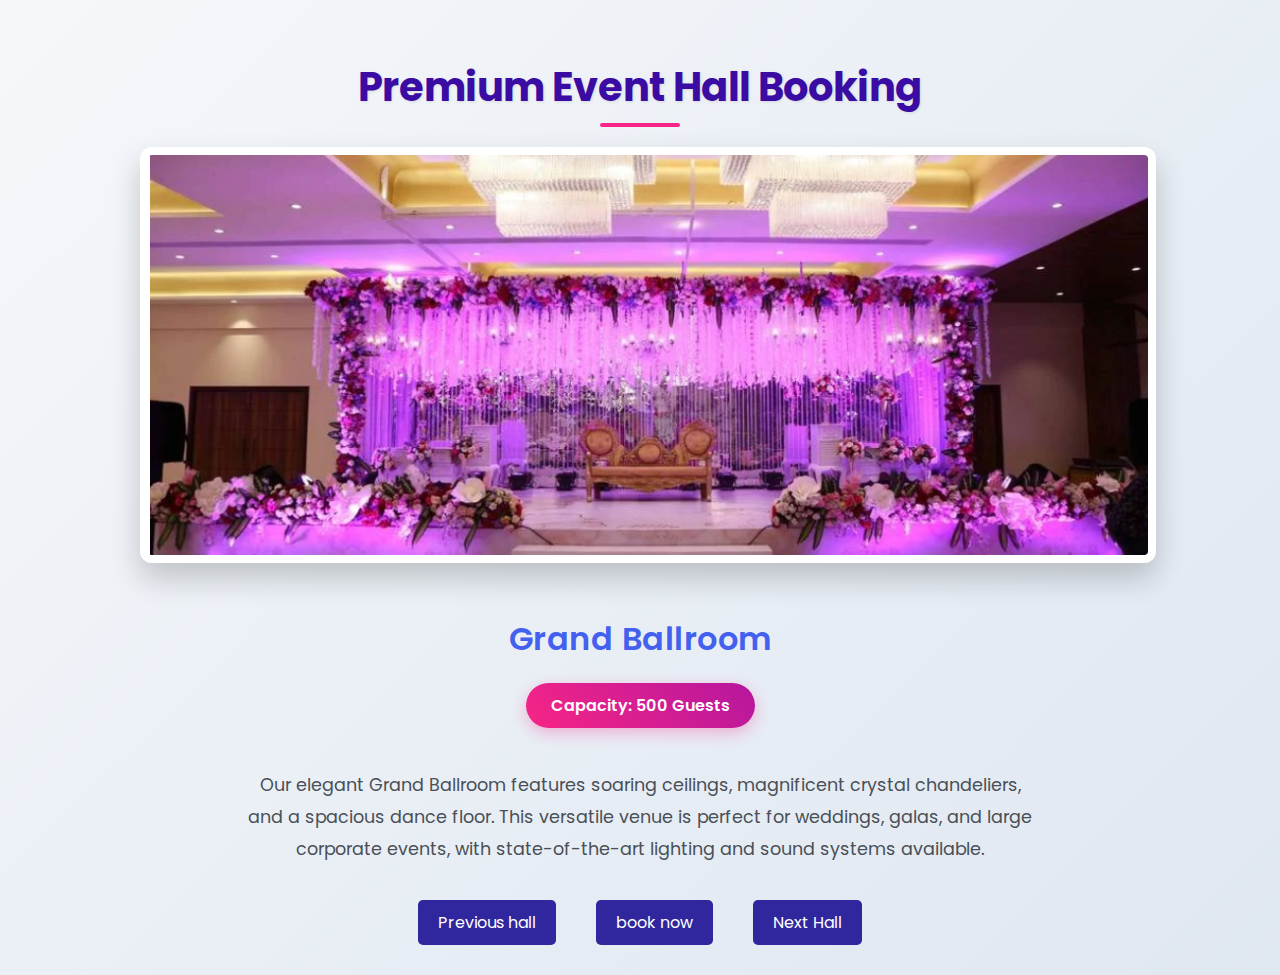
<file: hall5.html>
<!DOCTYPE html>
<html lang="en">
<head>
    <meta charset="UTF-8">
    <meta name="viewport" content="width=device-width, initial-scale=1.0">
    <title>Luxury Hall Booking</title>
    <link href="https://fonts.googleapis.com/css2?family=Poppins:wght@300;400;600;700&display=swap" rel="stylesheet">
    <style>
        /* Enhanced CSS with Effective Colors and Effects */
        :root {
            --primary: #4361ee;
            --secondary: #3a0ca3;
            --accent: #f72585;
            --dark: #212529;
            --light: #f8f9fa;
            --success: #4cc9f0;
            --info: #4895ef;
        }
       
        body {
            font-family: 'Poppins', sans-serif;
            margin: 0;
            padding: 0;
            background: linear-gradient(135deg, #f5f7fa 0%, #dfe7f1 100%);
            color: var(--dark);
            min-height: 100vh;
        }
       
        .container {
            max-width: 1000px;
            margin: 0 auto;
            padding: 30px 20px;
            text-align: center;
        }
       
        h1 {
            color: var(--secondary);
            margin-bottom: 30px;
            font-size: 2.5rem;
            font-weight: 700;
            text-shadow: 1px 1px 3px rgba(0,0,0,0.1);
            position: relative;
            display: inline-block;
        }
       
        h1::after {
            content: '';
            position: absolute;
            bottom: -10px;
            left: 50%;
            transform: translateX(-50%);
            width: 80px;
            height: 4px;
            background: var(--accent);
            border-radius: 2px;
        }
       
        .hall-image {
            width: 100%;
            max-height: 400px;
            object-fit: cover;
            border-radius: 12px;
            box-shadow: 0 15px 30px rgba(0, 0, 0, 0.2);
            margin-bottom: 25px;
            transition: transform 0.3s ease, box-shadow 0.3s ease;
            border: 8px solid white;
        }
       
        .hall-image:hover {
            transform: translateY(-5px);
            box-shadow: 0 20px 40px rgba(0, 0, 0, 0.3);
        }
       
        .hall-name {
            font-size: 2rem;
            margin: 20px 0;
            color: var(--primary);
            font-weight: 600;
            letter-spacing: 0.5px;
        }
       
        .hall-description {
            margin-bottom: 35px;
            line-height: 1.8;
            font-size: 1.1rem;
            color: #495057;
            max-width: 800px;
            margin-left: auto;
            margin-right: auto;
            padding: 0 20px;
        }
       
        .button-container {
            display: flex;
            justify-content: center;
            gap: 20px;
            margin-top: 30px;
            flex-wrap: wrap;
        }
       
        .btn {
            padding: 14px 30px;
            border: none;
            border-radius: 50px;
            font-size: 1rem;
            cursor: pointer;
            transition: all 0.3s cubic-bezier(0.25, 0.8, 0.25, 1);
            font-weight: 600;
            letter-spacing: 0.5px;
            position: relative;
            overflow: hidden;
            z-index: 1;
        }
       
        .btn::before {
            content: '';
            position: absolute;
            top: 0;
            left: 0;
            width: 100%;
            height: 100%;
            background: linear-gradient(rgba(255,255,255,0.2), rgba(255,255,255,0));
            z-index: -1;
            opacity: 0;
            transition: opacity 0.3s ease;
        }
       
        .btn:hover::before {
            opacity: 1;
        }
       
        .btn-book {
            background: linear-gradient(45deg, var(--success), var(--info));
            color: white;
            box-shadow: 0 10px 20px rgba(76, 201, 240, 0.3);
        }
       
        .btn-book:hover {
            transform: translateY(-3px) scale(1.02);
            box-shadow: 0 15px 30px rgba(76, 201, 240, 0.4);
        }
       
        .btn-nav {
            background: white;
            color: var(--primary);
            box-shadow: 0 5px 15px rgba(0, 0, 0, 0.1);
            border: 2px solid var(--primary);
        }
       
        .btn-nav:hover {
            transform: translateY(-3px);
            box-shadow: 0 10px 25px rgba(0, 0, 0, 0.15);
            background: var(--primary);
            color: white;
        }
       
        .capacity-info {
            background: linear-gradient(45deg, var(--accent), #b5179e);
            color: white;
            padding: 10px 25px;
            border-radius: 50px;
            display: inline-block;
            margin-bottom: 25px;
            font-weight: 600;
            box-shadow: 0 5px 15px rgba(247, 37, 133, 0.3);
            transition: transform 0.3s ease;
        }
       
        .capacity-info:hover {
            transform: scale(1.05);
        }
       
        @media (max-width: 768px) {
            h1 {
                font-size: 2rem;
            }
           
            .hall-name {
                font-size: 1.7rem;
            }
           
            .btn {
                padding: 12px 25px;
                font-size: 0.9rem;
            }
        }
        .button {
    display: inline-block;
    padding: 10px 20px;
    margin: 0 10px;
    background-color: #30269e;
    color:white;
    text-decoration: none;
    border-radius: 5px;
    transition: background-color 0.3s;
}

.button:hover {
    background-color: #04092b;
}
       
        @media (max-width: 600px) {
            .button-container {
                flex-direction: column;
                align-items: center;
                gap: 15px;
            }
           
            .btn {
                width: 100%;
                max-width: 300px;
            }
           
            .hall-image {
                border-width: 5px;
            }
        }
       
        /* Animation */
        @keyframes fadeIn {
            from { opacity: 0; transform: translateY(20px); }
            to { opacity: 1; transform: translateY(0); }
        }
       
        .container {
            animation: fadeIn 0.8s ease-out;
        }
    </style>
</head>
<body>
    <div class="container">
        <h1>Premium Event Hall Booking</h1>
       
        <!-- Hall Image -->
        <img src="hall5.png"
             alt="Grand Ballroom" class="hall-image">
       
        <!-- Hall Info -->
        <h2 class="hall-name">Grand Ballroom</h2>
        <div class="capacity-info">Capacity: 500 Guests</div>
        <p class="hall-description">
            Our elegant Grand Ballroom features soaring ceilings, magnificent crystal chandeliers,
            and a spacious dance floor. This versatile venue is perfect for weddings, galas,
            and large corporate events, with state-of-the-art lighting and sound systems available.
        </p>
       
        <!-- Buttons -->
        <div class="button-container">
            <a href="hall4.html" class="button">Previous hall</a>
            <a href="try.html" class="button">book now</a>
            <a href="hall6.html" class="button">Next Hall</a>
        </div>
    </div>


    <script>
        // Enhanced JavaScript with loading effects
        document.getElementById('book-btn').addEventListener('click', function() {
            const btn = this;
            btn.innerHTML = 'Processing...';
            btn.style.opacity = '0.8';
           
            setTimeout(() => {
                btn.innerHTML = 'Booked Successfully!';
                btn.style.background = 'linear-gradient(45deg, #4cc9f0, #4895ef)';
                alert('Your booking for the Grand Ballroom has been confirmed!');
               
                // Reset after 2 seconds
                setTimeout(() => {
                    btn.innerHTML = 'Book This Hall';
                    btn.style.opacity = '1';
                }, 2000);
            }, 1500);
        });
       
        document.getElementById('next-btn').addEventListener('click', function() {
            this.innerHTML = 'Loading...';
            setTimeout(() => {
                this.innerHTML = 'Next Hall';
                // In a real application, this would load the next hall's data
                alert('Loading next premium hall...');
            }, 1000);
        });
       
        document.getElementById('prev-btn').addEventListener('click', function() {
            this.innerHTML = 'Loading...';
            setTimeout(() => {
                this.innerHTML = 'Previous Hall';
                // In a real application, this would load the previous hall's data
                alert('Loading previous premium hall...');
            }, 1000);
        });
    </script>
</body>
</html>
</file>
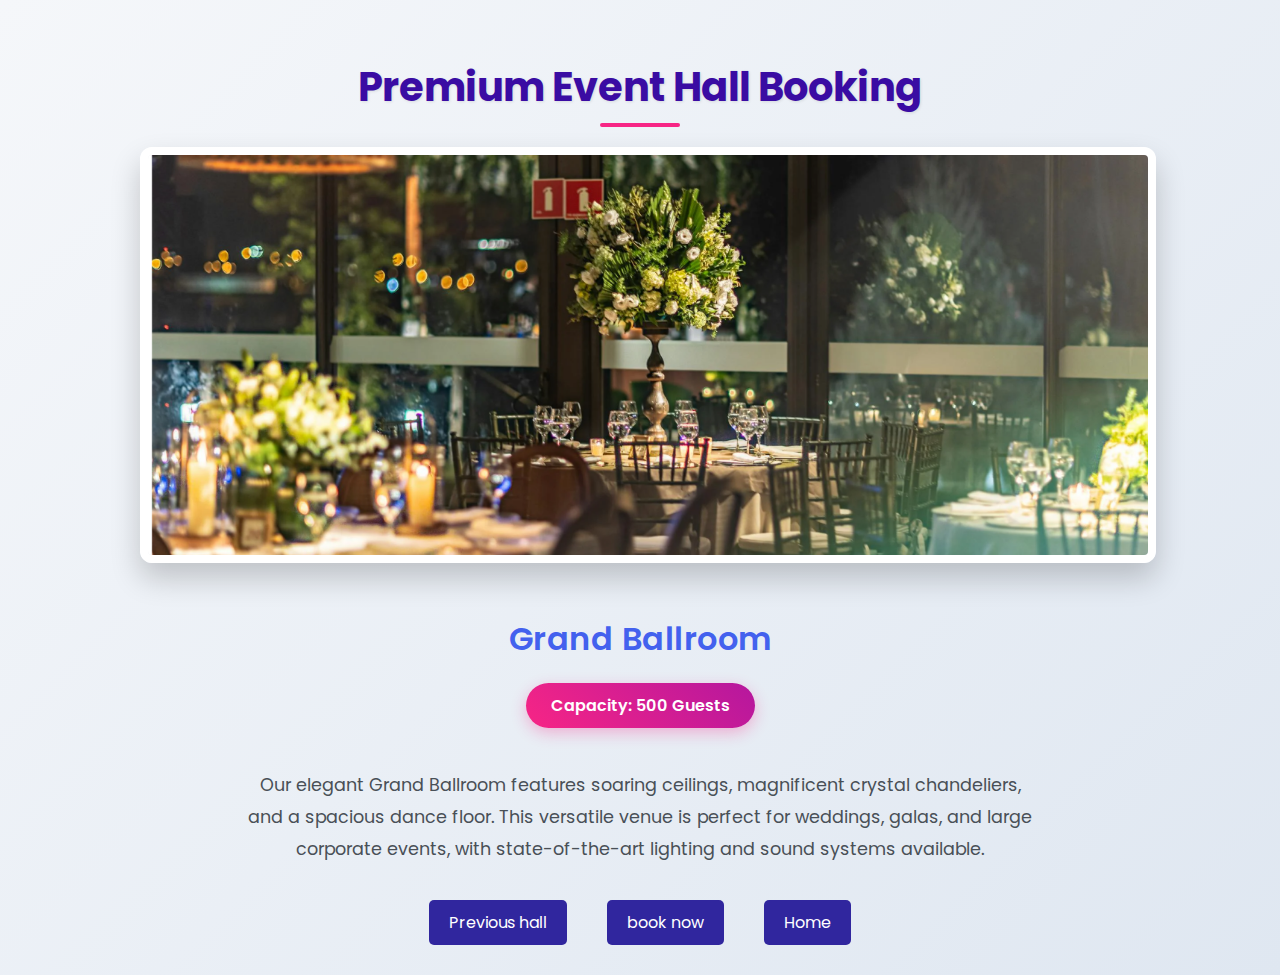
<file: hall6.html>
<!DOCTYPE html>
<html lang="en">
<head>
    <meta charset="UTF-8">
    <meta name="viewport" content="width=device-width, initial-scale=1.0">
    <title>Luxury Hall Booking</title>
    <link href="https://fonts.googleapis.com/css2?family=Poppins:wght@300;400;600;700&display=swap" rel="stylesheet">
    <style>
        /* Enhanced CSS with Effective Colors and Effects */
        :root {
            --primary: #4361ee;
            --secondary: #3a0ca3;
            --accent: #f72585;
            --dark: #212529;
            --light: #f8f9fa;
            --success: #4cc9f0;
            --info: #4895ef;
        }
       
        body {
            font-family: 'Poppins', sans-serif;
            margin: 0;
            padding: 0;
            background: linear-gradient(135deg, #f5f7fa 0%, #dfe7f1 100%);
            color: var(--dark);
            min-height: 100vh;
        }
        .button {
    display: inline-block;
    padding: 10px 20px;
    margin: 0 10px;
    background-color: #30269e;
    color:white;
    text-decoration: none;
    border-radius: 5px;
    transition: background-color 0.3s;
}

.button:hover {
    background-color: #04092b;
}
       
        .container {
            max-width: 1000px;
            margin: 0 auto;
            padding: 30px 20px;
            text-align: center;
        }
       
        h1 {
            color: var(--secondary);
            margin-bottom: 30px;
            font-size: 2.5rem;
            font-weight: 700;
            text-shadow: 1px 1px 3px rgba(0,0,0,0.1);
            position: relative;
            display: inline-block;
        }
       
        h1::after {
            content: '';
            position: absolute;
            bottom: -10px;
            left: 50%;
            transform: translateX(-50%);
            width: 80px;
            height: 4px;
            background: var(--accent);
            border-radius: 2px;
        }
       
        .hall-image {
            width: 100%;
            max-height: 400px;
            object-fit: cover;
            border-radius: 12px;
            box-shadow: 0 15px 30px rgba(0, 0, 0, 0.2);
            margin-bottom: 25px;
            transition: transform 0.3s ease, box-shadow 0.3s ease;
            border: 8px solid white;
        }
       
        .hall-image:hover {
            transform: translateY(-5px);
            box-shadow: 0 20px 40px rgba(0, 0, 0, 0.3);
        }
       
        .hall-name {
            font-size: 2rem;
            margin: 20px 0;
            color: var(--primary);
            font-weight: 600;
            letter-spacing: 0.5px;
        }
       
        .hall-description {
            margin-bottom: 35px;
            line-height: 1.8;
            font-size: 1.1rem;
            color: #495057;
            max-width: 800px;
            margin-left: auto;
            margin-right: auto;
            padding: 0 20px;
        }
       
        .button-container {
            display: flex;
            justify-content: center;
            gap: 20px;
            margin-top: 30px;
            flex-wrap: wrap;
        }
       
        .btn {
            padding: 14px 30px;
            border: none;
            border-radius: 50px;
            font-size: 1rem;
            cursor: pointer;
            transition: all 0.3s cubic-bezier(0.25, 0.8, 0.25, 1);
            font-weight: 600;
            letter-spacing: 0.5px;
            position: relative;
            overflow: hidden;
            z-index: 1;
        }
       
        .btn::before {
            content: '';
            position: absolute;
            top: 0;
            left: 0;
            width: 100%;
            height: 100%;
            background: linear-gradient(rgba(255,255,255,0.2), rgba(255,255,255,0));
            z-index: -1;
            opacity: 0;
            transition: opacity 0.3s ease;
        }
       
        .btn:hover::before {
            opacity: 1;
        }
       
        .btn-book {
            background: linear-gradient(45deg, var(--success), var(--info));
            color: white;
            box-shadow: 0 10px 20px rgba(76, 201, 240, 0.3);
        }
       
        .btn-book:hover {
            transform: translateY(-3px) scale(1.02);
            box-shadow: 0 15px 30px rgba(76, 201, 240, 0.4);
        }
       
        .btn-nav {
            background: white;
            color: var(--primary);
            box-shadow: 0 5px 15px rgba(0, 0, 0, 0.1);
            border: 2px solid var(--primary);
        }
       
        .btn-nav:hover {
            transform: translateY(-3px);
            box-shadow: 0 10px 25px rgba(0, 0, 0, 0.15);
            background: var(--primary);
            color: white;
        }
       
        .capacity-info {
            background: linear-gradient(45deg, var(--accent), #b5179e);
            color: white;
            padding: 10px 25px;
            border-radius: 50px;
            display: inline-block;
            margin-bottom: 25px;
            font-weight: 600;
            box-shadow: 0 5px 15px rgba(247, 37, 133, 0.3);
            transition: transform 0.3s ease;
        }
       
        .capacity-info:hover {
            transform: scale(1.05);
        }
       
        @media (max-width: 768px) {
            h1 {
                font-size: 2rem;
            }
           
            .hall-name {
                font-size: 1.7rem;
            }
           
            .btn {
                padding: 12px 25px;
                font-size: 0.9rem;
            }
        }
       
        @media (max-width: 600px) {
            .button-container {
                flex-direction: column;
                align-items: center;
                gap: 15px;
            }
   
           
            .btn {
                width: 100%;
                max-width: 300px;
            }
           
            .hall-image {
                border-width: 5px;
            }
        }
       
        /* Animation */
        @keyframes fadeIn {
            from { opacity: 0; transform: translateY(20px); }
            to { opacity: 1; transform: translateY(0); }
        }
       
        .container {
            animation: fadeIn 0.8s ease-out;
        }
    </style>
</head>
<body>
    <div class="container">
        <h1>Premium Event Hall Booking</h1>
       
        <!-- Hall Image -->
        <img src="hall6.png"
             alt="Grand Ballroom" class="hall-image">
       
        <!-- Hall Info -->
        <h2 class="hall-name">Grand Ballroom</h2>
        <div class="capacity-info">Capacity: 500 Guests</div>
        <p class="hall-description">
            Our elegant Grand Ballroom features soaring ceilings, magnificent crystal chandeliers,
            and a spacious dance floor. This versatile venue is perfect for weddings, galas,
            and large corporate events, with state-of-the-art lighting and sound systems available.
        </p>
       
        <!-- Buttons -->
        <div class="button-container">
            <a href="hall5.html" class="button">Previous hall</a>
            <a href="try.html" class="button">book now</a>
            <a href="index.html" class="button">Home</a>
        </div>
    </div>


    <script>
        // Enhanced JavaScript with loading effects
        document.getElementById('book-btn').addEventListener('click', function() {
            const btn = this;
            btn.innerHTML = 'Processing...';
            btn.style.opacity = '0.8';
           
            setTimeout(() => {
                btn.innerHTML = 'Booked Successfully!';
                btn.style.background = 'linear-gradient(45deg, #4cc9f0, #4895ef)';
                alert('Your booking for the Grand Ballroom has been confirmed!');
               
                // Reset after 2 seconds
                setTimeout(() => {
                    btn.innerHTML = 'Book This Hall';
                    btn.style.opacity = '1';
                }, 2000);
            }, 1500);
        });
       
        document.getElementById('next-btn').addEventListener('click', function() {
            this.innerHTML = 'Loading...';
            setTimeout(() => {
                this.innerHTML = 'Next Hall';
                // In a real application, this would load the next hall's data
                alert('Loading next premium hall...');
            }, 1000);
        });
       
        document.getElementById('prev-btn').addEventListener('click', function() {
            this.innerHTML = 'Loading...';
            setTimeout(() => {
                this.innerHTML = 'Previous Hall';
                // In a real application, this would load the previous hall's data
                alert('Loading previous premium hall...');
            }, 1000);
        });
    </script>
</body>
</html>
</file>
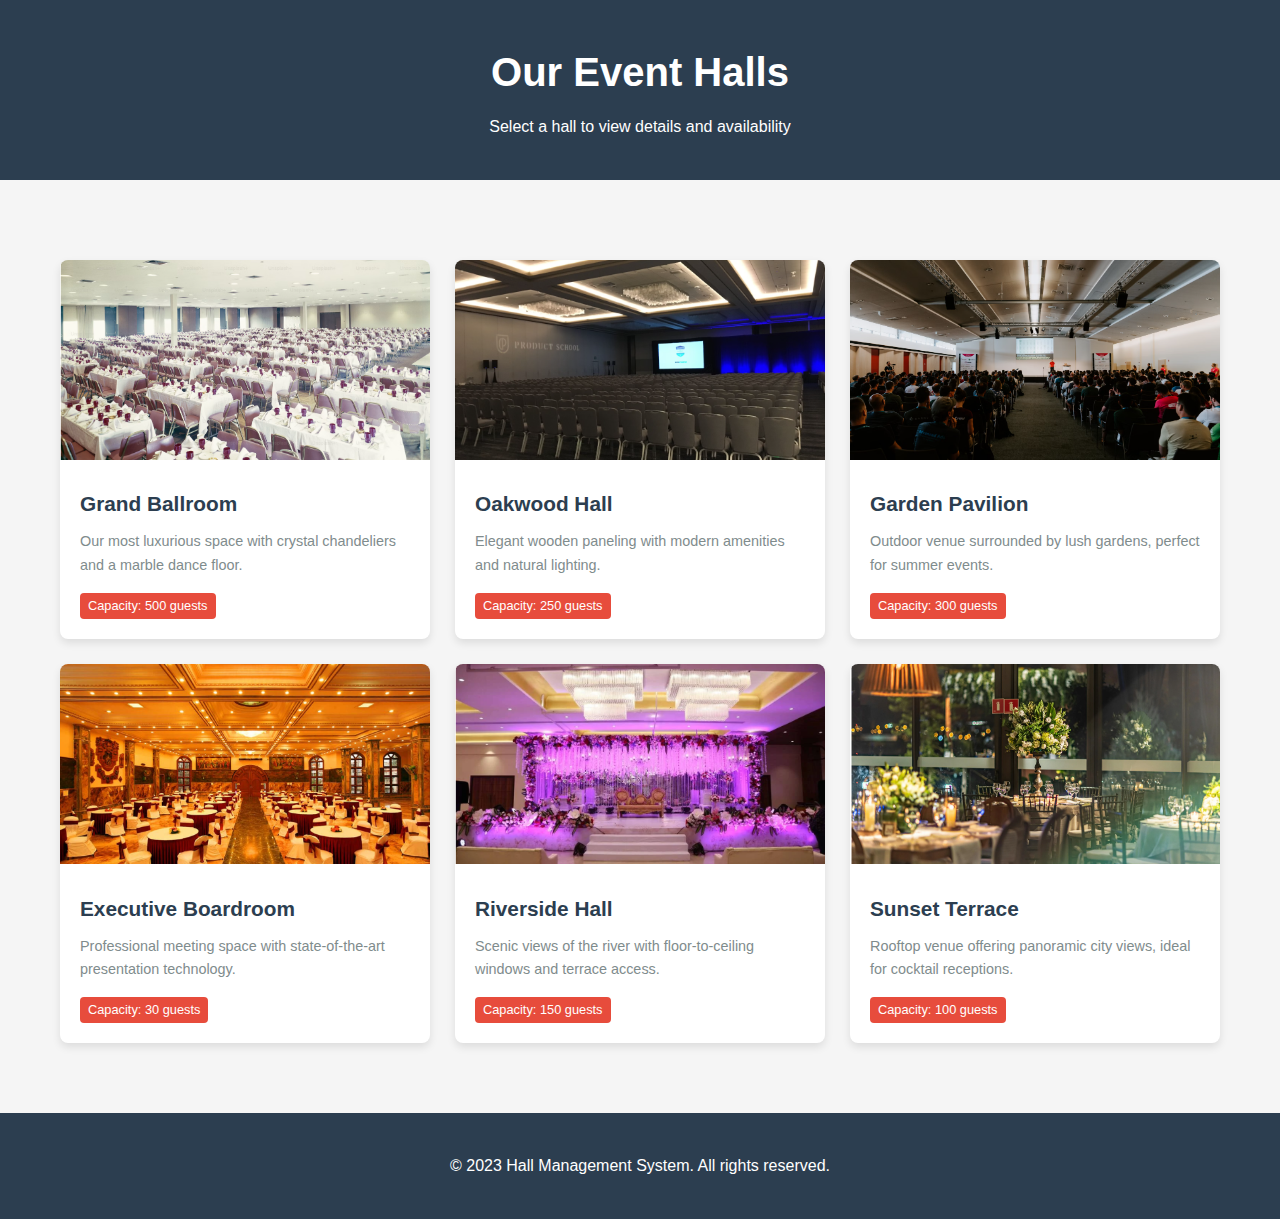
<file: Intermedate_test.html>
<!DOCTYPE html>
<html lang="en">
<head>
    <meta charset="UTF-8">
    <meta name="viewport" content="width=device-width, initial-scale=1.0">
    <title>Our Halls - Hall Management System</title>
    <style>
        /* Reset and Base Styles */
        * {
            margin: 0;
            padding: 0;
            box-sizing: border-box;
            font-family: 'Arial', sans-serif;
        }
        
        body {
            background-color: #f5f5f5;
            color: #333;
            line-height: 1.6;
        }
        
        .container {
            max-width: 1200px;
            margin: 0 auto;
            padding: 20px;
        }
        
        /* Header Styles */
        header {
            background-color: #2c3e50;
            color: white;
            padding: 20px 0;
            text-align: center;
            margin-bottom: 30px;
        }
        
        h1 {
            font-size: 2.5rem;
            margin-bottom: 10px;
        }
        
        /* Hall Grid Styles */
        .halls-grid {
            display: grid;
            grid-template-columns: repeat(auto-fill, minmax(300px, 1fr));
            gap: 25px;
            margin-top: 30px;
        }
        
        .hall-card {
            background: white;
            border-radius: 8px;
            overflow: hidden;
            box-shadow: 0 4px 8px rgba(0, 0, 0, 0.1);
            transition: transform 0.3s ease, box-shadow 0.3s ease;
        }
        
        .hall-card:hover {
            transform: translateY(-5px);
            box-shadow: 0 10px 20px rgba(0, 0, 0, 0.15);
        }
        
        .hall-card a {
            text-decoration: none;
            color: inherit;
            display: block;
        }
        
        .hall-image {
            width: 100%;
            height: 200px;
            object-fit: cover;
        }
        
        .hall-info {
            padding: 20px;
        }
        
        .hall-info h3 {
            color: #2c3e50;
            margin-bottom: 10px;
            font-size: 1.3rem;
        }
        
        .hall-info p {
            color: #7f8c8d;
            margin-bottom: 15px;
            font-size: 0.9rem;
        }
        
        .capacity {
            display: inline-block;
            background-color: #e74c3c;
            color: white;
            padding: 3px 8px;
            border-radius: 4px;
            font-size: 0.8rem;
        }
        
        /* Footer Styles */
        footer {
            background-color: #2c3e50;
            color: white;
            text-align: center;
            padding: 20px 0;
            margin-top: 50px;
        }
        
        /* Responsive Adjustments */
        @media (max-width: 768px) {
            .halls-grid {
                grid-template-columns: repeat(auto-fill, minmax(250px, 1fr));
            }
            
            h1 {
                font-size: 2rem;
            }
        }
    </style>
</head>
<body>
    <header>
        <div class="container">
            <h1>Our Event Halls</h1>
            <p>Select a hall to view details and availability</p>
        </div>
    </header>
    
    <main class="container">
        <div class="halls-grid">
            <!-- Hall 1 -->
            <div class="hall-card">
                <a href="hall1.html">
                    <img src="hall1.png" alt="Grand Ballroom" class="hall-image">
                    <div class="hall-info">
                        <h3>Grand Ballroom</h3>
                        <p>Our most luxurious space with crystal chandeliers and a marble dance floor.</p>
                        <span class="capacity">Capacity: 500 guests</span>
                    </div>
                </a>
            </div>
            
            <!-- Hall 2 -->
            <div class="hall-card">
                <a href="hall2.html">
                    <img src="hall2.png" alt="Oakwood Hall" class="hall-image">
                    <div class="hall-info">
                        <h3>Oakwood Hall</h3>
                        <p>Elegant wooden paneling with modern amenities and natural lighting.</p>
                        <span class="capacity">Capacity: 250 guests</span>
                    </div>
                </a>
            </div>
            
            <!-- Hall 3 -->
            <div class="hall-card">
                <a href="hall3.html">
                    <img src="hall3.png" alt="Garden Pavilion" class="hall-image">
                    <div class="hall-info">
                        <h3>Garden Pavilion</h3>
                        <p>Outdoor venue surrounded by lush gardens, perfect for summer events.</p>
                        <span class="capacity">Capacity: 300 guests</span>
                    </div>
                </a>
            </div>
            
            <!-- Hall 4 -->
            <div class="hall-card">
                <a href="hall4.html">
                    <img src="hall4.png" alt="Executive Boardroom" class="hall-image">
                    <div class="hall-info">
                        <h3>Executive Boardroom</h3>
                        <p>Professional meeting space with state-of-the-art presentation technology.</p>
                        <span class="capacity">Capacity: 30 guests</span>
                    </div>
                </a>
            </div>
            
            <!-- Hall 5 -->
            <div class="hall-card">
                <a href="hall5.html">
                    <img src="hall5.png" alt="Riverside Hall" class="hall-image">
                    <div class="hall-info">
                        <h3>Riverside Hall</h3>
                        <p>Scenic views of the river with floor-to-ceiling windows and terrace access.</p>
                        <span class="capacity">Capacity: 150 guests</span>
                    </div>
                </a>
            </div>
            
            <!-- Hall 6 -->
            <div class="hall-card">
                <a href="hall6.html">
                    <img src="hall6.png" alt="Sunset Terrace" class="hall-image">
                    <div class="hall-info">
                        <h3>Sunset Terrace</h3>
                        <p>Rooftop venue offering panoramic city views, ideal for cocktail receptions.</p>
                        <span class="capacity">Capacity: 100 guests</span>
                    </div>
                </a>
            </div>
        </div>
    </main>
    
    <footer>
        <div class="container">
            <p>&copy; 2023 Hall Management System. All rights reserved.</p>
        </div>
    </footer>
</body>
</html>
</file>
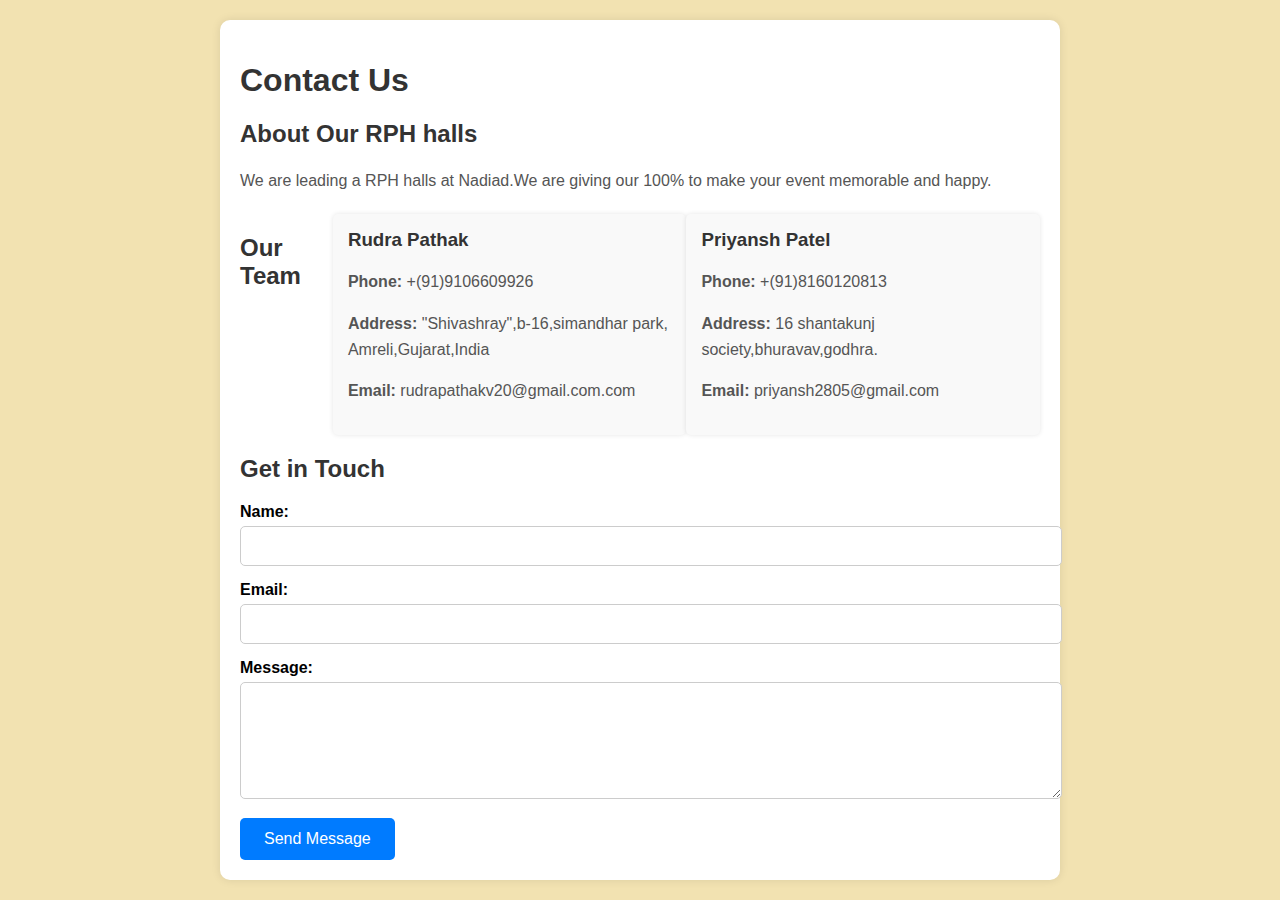
<file: my1.html>
<!DOCTYPE html>
<html lang="en">
<head>
    <meta charset="UTF-8">
    <meta name="viewport" content="width=device-width, initial-scale=1.0">
    <title>Contact Us</title>
    <link rel="stylesheet" href="my1.css">
</head>
<body>
    <div class="container">
        <h1>Contact Us</h1>
        <div class="company-details">
            <h2>About Our RPH halls</h2>
            <p>We are leading a RPH halls at Nadiad.We are giving our 100% to make your event memorable and happy.</p>
        </div>

        <div class="members">
            <h2>Our Team</h2>
            <div class="member">
                <h3>Rudra Pathak</h3>
                <p><strong>Phone:</strong> +(91)9106609926</p>
                <p><strong>Address:</strong> "Shivashray",b-16,simandhar park, Amreli,Gujarat,India</p>
                <p><strong>Email:</strong> rudrapathakv20@gmail.com.com</p>
            </div>
            <div class="member">
                <h3>Priyansh Patel</h3>
                <p><strong>Phone:</strong> +(91)8160120813</p>
                <p><strong>Address:</strong> 16 shantakunj society,bhuravav,godhra.</p>
                <p><strong>Email:</strong> priyansh2805@gmail.com</p>
            </div>
        </div>

        <div class="contact-form">
            <h2>Get in Touch</h2>
            <form action="new1.html" method="GET">
                <label for="name">Name:</label>
                <input type="text" id="name" name="name" required>

                <label for="email">Email:</label>
                <input type="email" id="email" name="email" required>

                <label for="message">Message:</label>
                <textarea id="message" name="message" rows="5" required></textarea>

                <div class="actions">
                    <button type="submit" class="btn">Send Message</button>
                </div>
            </form>
        </div>
    </div>
</body>
</html>
</file>
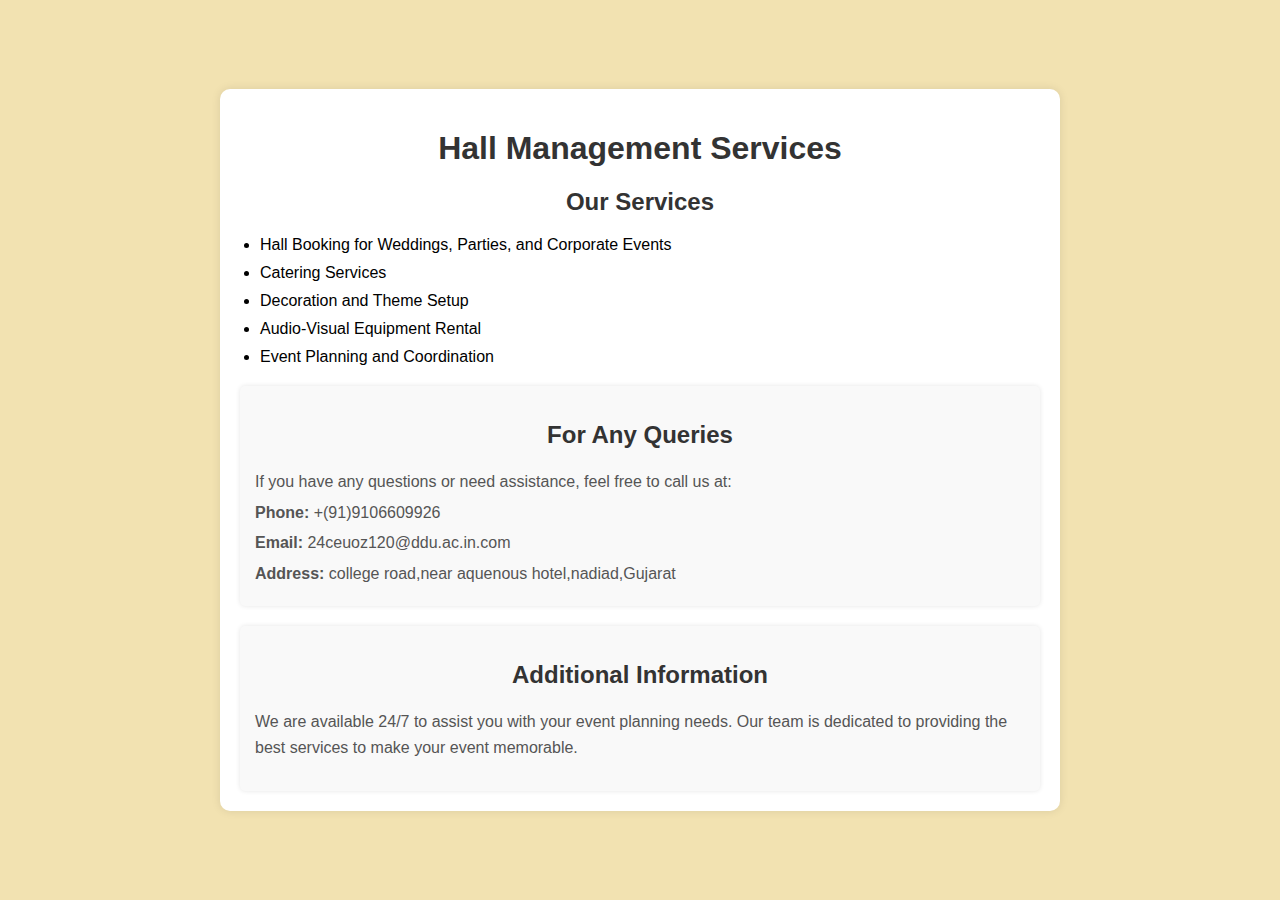
<file: my2.html>
<!DOCTYPE html>
<html lang="en">
<head>
    <meta charset="UTF-8">
    <meta name="viewport" content="width=device-width, initial-scale=1.0">
    <title>Hall Management Services</title>
    <link rel="stylesheet" href="my2.css">
</head>
<body>
    <div class="container">
        <h1>Hall Management Services</h1>
        <div class="services">
            <h2>Our Services</h2>
            <ul>
                <li>Hall Booking for Weddings, Parties, and Corporate Events</li>
                <li>Catering Services</li>
                <li>Decoration and Theme Setup</li>
                <li>Audio-Visual Equipment Rental</li>
                <li>Event Planning and Coordination</li>
            </ul>
        </div>

        <div class="contact-info">
            <h2>For Any Queries</h2>
            <p>If you have any questions or need assistance, feel free to call us at:</p>
            <p><strong>Phone:</strong> +(91)9106609926</p>
            <p><strong>Email:</strong> 24ceuoz120@ddu.ac.in.com</p>
            <p><strong>Address:</strong> college road,near aquenous hotel,nadiad,Gujarat</p>
        </div>

        <div class="additional-info">
            <h2>Additional Information</h2>
            <p>We are available 24/7 to assist you with your event planning needs. Our team is dedicated to providing the best services to make your event memorable.</p>
        </div>
    </div>
</body>
</html>
</file>
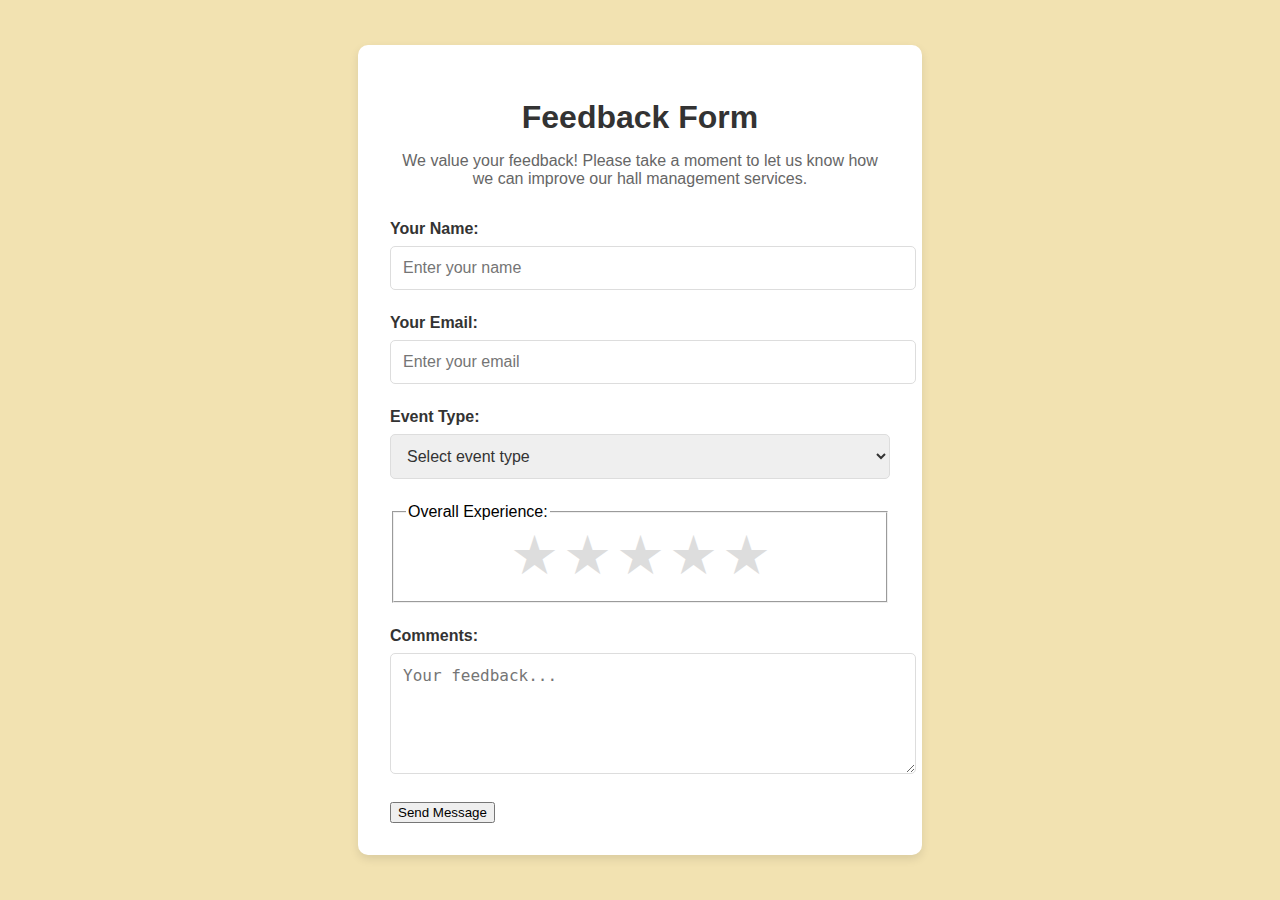
<file: my3.html>
<!DOCTYPE html>
<html lang="en">
<head>
    <meta charset="UTF-8">
    <meta name="viewport" content="width=device-width, initial-scale=1.0">
    <title>Hall Management Feedback Form</title>
    <link rel="stylesheet" href="my3.css">
</head>
<body>
    <div class="feedback-container">
        <h1>Feedback Form</h1>
        <p>We value your feedback! Please take a moment to let us know how we can improve our hall management services.</p>
        
        <form action="" method="POST">
            <div class="form-group">
                <label for="name">Your Name:</label>
                <input type="text" id="name" name="name" placeholder="Enter your name" required>
            </div>

            <div class="form-group">
                <label for="email">Your Email:</label>
                <input type="email" id="email" name="email" placeholder="Enter your email" required>
            </div>

            <div class="form-group">
                <label for="event-type">Event Type:</label>
                <select id="event-type" name="event-type" required>
                    <option value="">Select event type</option>
                    <option value="wedding">Wedding</option>
                    <option value="corporate">Corporate Event</option>
                    <option value="birthday">Birthday Party</option>
                    <option value="conference">Conference</option>
                    <option value="other">Other</option>
                </select>
            </div>

            <div class="form-group">
                <fieldset>
                    <legend>Overall Experience:</legend>
                    <div class="rating">
                        <input type="radio" id="star5" name="rating" value="5" required>
                        <label for="star5">★</label>
                        <input type="radio" id="star4" name="rating" value="4">
                        <label for="star4">★</label>
                        <input type="radio" id="star3" name="rating" value="3">
                        <label for="star3">★</label>
                        <input type="radio" id="star2" name="rating" value="2">
                        <label for="star2">★</label>
                        <input type="radio" id="star1" name="rating" value="1">
                        <label for="star1">★</label>
                    </div>
                </fieldset>
            </div>

            <div class="form-group">
                <label for="comments">Comments:</label>
                <textarea id="comments" name="comments" placeholder="Your feedback..." rows="5" required></textarea>
            </div>

            <button type="submit" class="btn">Send Message</button>
        </form>
    </div>
</body>
</html>
</file>
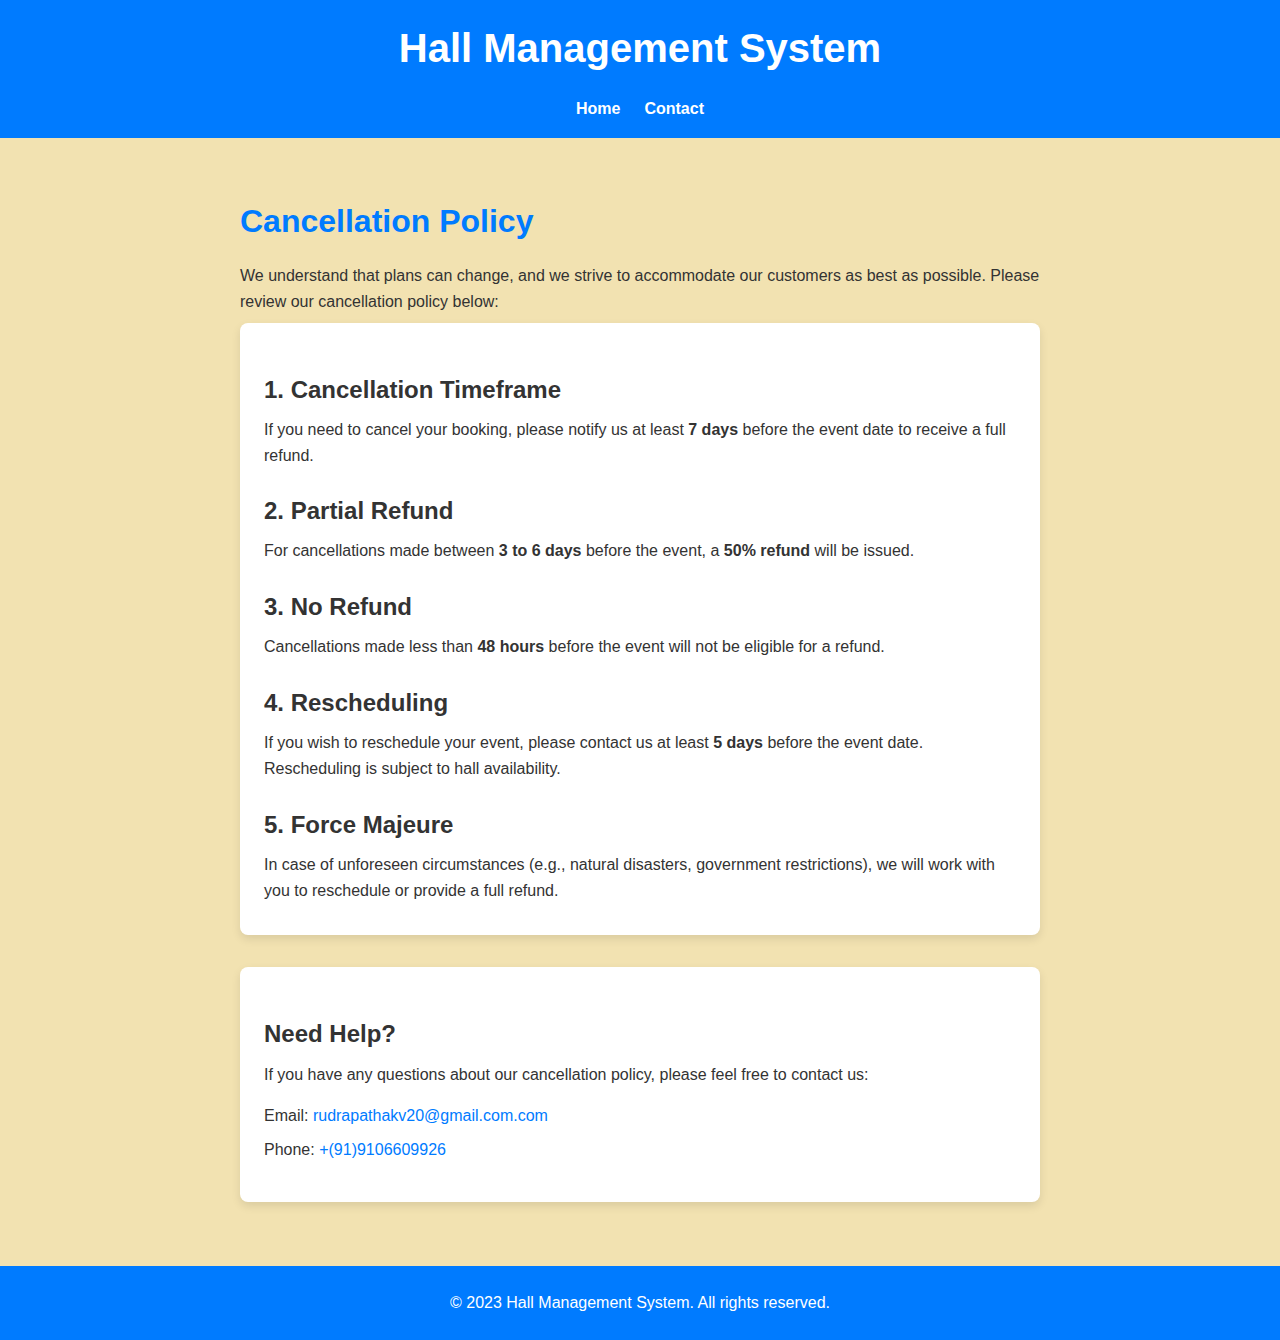
<file: my4.html>
<!DOCTYPE html>
<html lang="en">
<head>
    <meta charset="UTF-8">
    <meta name="viewport" content="width=device-width, initial-scale=1.0">
    <title>Cancellation Policy - Hall Management</title>
    <link rel="stylesheet" href="my4.css">
</head>
<body>
    <header>
        <h1>Hall Management System</h1>
        <nav>
            <ul>
                <li><a href="index.html">Home</a></li>
                <li><a href="my1.html">Contact</a></li>
            </ul>
        </nav>
    </header>

    <main>
        <section class="cancellation-policy">
            <h2>Cancellation Policy</h2>
            <p>We understand that plans can change, and we strive to accommodate our customers as best as possible. Please review our cancellation policy below:</p>

            <div class="policy-details">
                <h3>1. Cancellation Timeframe</h3>
                <p>If you need to cancel your booking, please notify us at least <strong>7 days</strong> before the event date to receive a full refund.</p>

                <h3>2. Partial Refund</h3>
                <p>For cancellations made between <strong>3 to 6 days</strong> before the event, a <strong>50% refund</strong> will be issued.</p>

                <h3>3. No Refund</h3>
                <p>Cancellations made less than <strong>48 hours</strong> before the event will not be eligible for a refund.</p>

                <h3>4. Rescheduling</h3>
                <p>If you wish to reschedule your event, please contact us at least <strong>5 days</strong> before the event date. Rescheduling is subject to hall availability.</p>

                <h3>5. Force Majeure</h3>
                <p>In case of unforeseen circumstances (e.g., natural disasters, government restrictions), we will work with you to reschedule or provide a full refund.</p>
            </div>

            <div class="contact-info">
                <h3>Need Help?</h3>
                <p>If you have any questions about our cancellation policy, please feel free to contact us:</p>
                <ul>
                    <li>Email: <a href="mailto:rudrapathakv20@gmail.com.com">rudrapathakv20@gmail.com.com</a></li>
                    <li>Phone: <a href="tel:+1234567890">+(91)9106609926</a></li>
                </ul>
            </div>
        </section>
    </main>

    <footer>
        <p>&copy; 2023 Hall Management System. All rights reserved.</p>
    </footer>
</body>
</html>
</file>
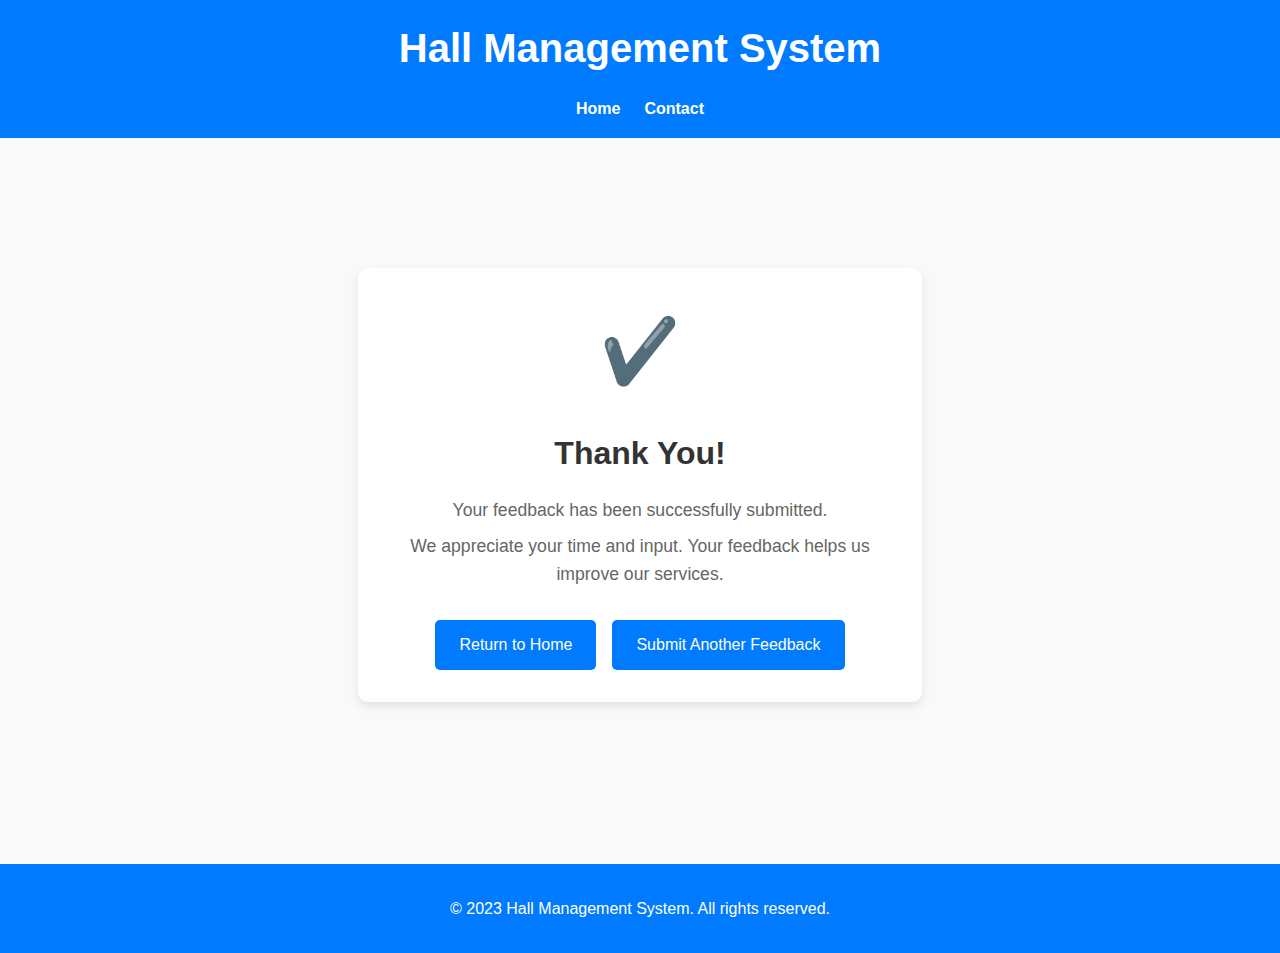
<file: new.html>
<!DOCTYPE html>
<html lang="en">
<head>
    <meta charset="UTF-8">
    <meta name="viewport" content="width=device-width, initial-scale=1.0">
    <title>Feedback Submitted - Hall Management</title>
    <link rel="stylesheet" href="new.css">
</head>
<body>
    <header>
        <h1>Hall Management System</h1>
        <nav>
            <ul>
                <li><a href="index.html">Home</a></li>
                <li><a href="my1.html">Contact</a></li>
            </ul>
        </nav>
    </header>

    <main>
        <section class="confirmation-message">
            <div class="icon">✔️</div>
            <h2>Thank You!</h2>
            <p>Your feedback has been successfully submitted.</p>
            <p>We appreciate your time and input. Your feedback helps us improve our services.</p>
            <div class="actions">
                <a href="index.html" class="btn">Return to Home</a>
                <a href="my3.html" class="btn">Submit Another Feedback</a>
            </div>
        </section>
    </main>

    <footer>
        <p>&copy; 2023 Hall Management System. All rights reserved.</p>
    </footer>
</body>
</html>
</file>
<file: booking.css>
/* General Styles */
body {
    font-family: 'Arial', sans-serif;
    margin: 0;
    padding: 0;
    line-height: 1.6;
    color: #333;
    background-color: #f9f9f9;
}

header {
    background-color: #007bff;
    color: #fff;
    padding: 1rem 0;
    text-align: center;
}

header h1 {
    margin: 0;
    font-size: 2.5rem;
}

nav ul {
    list-style: none;
    padding: 0;
    margin: 1rem 0 0;
    display: flex;
    justify-content: center;
    gap: 1.5rem;
}

nav ul li a {
    color: #fff;
    text-decoration: none;
    font-weight: bold;
}

nav ul li a:hover {
    text-decoration: underline;
}

main {
    padding: 2rem;
    display: flex;
    justify-content: center;
    align-items: center;
    min-height: 70vh;
}

.confirmation-message {
    text-align: center;
    background-color: #fff;
    padding: 2rem;
    border-radius: 10px;
    box-shadow: 0 4px 10px rgba(0, 0, 0, 0.1);
    max-width: 500px;
    width: 100%;
}

.confirmation-message .icon {
    font-size: 4rem;
    color: #28a745;
    margin-bottom: 1rem;
}

.confirmation-message h2 {
    font-size: 2rem;
    color: #333;
    margin-bottom: 1rem;
}

.confirmation-message p {
    font-size: 1.1rem;
    color: #666;
    margin: 0.5rem 0;
}

.booking-details {
    margin-top: 1.5rem;
    text-align: left;
    background-color: #f1f1f1;
    padding: 1rem;
    border-radius: 8px;
}

.booking-details h3 {
    font-size: 1.5rem;
    color: #333;
    margin-bottom: 1rem;
}

.booking-details ul {
    list-style: none;
    padding: 0;
    margin: 0;
}

.booking-details ul li {
    margin: 0.5rem 0;
    font-size: 1rem;
    color: #555;
}

.booking-details ul li strong {
    color: #333;
}

.actions {
    margin-top: 2rem;
    display: flex;
    justify-content: center;
    gap: 1rem;
}

.actions .btn {
    padding: 0.75rem 1.5rem;
    background-color: #007bff;
    color: #fff;
    text-decoration: none;
    border-radius: 5px;
    font-size: 1rem;
    transition: background-color 0.3s ease;
}

.actions .btn:hover {
    background-color: #0056b3;
}

footer {
    text-align: center;
    padding: 1rem;
    background-color: #007bff;
    color: #fff;
    margin-top: 2rem;
}
</file>
<file: style.css>
/* General Styles */
body {
    margin: 0;
    font-family: Arial, sans-serif;
    background-color: #f2e2b1;
    color: #333;
}


header {
    background-color: #130c13;
    color: #fbfdfe;
    padding: 10px 0;
}


nav {
    display: flex;
    justify-content: space-between;
    align-items: center;
    max-width: 1200px;
    margin: 0 auto;
    padding: 0 20px;
}


.logo a {
    color: #1b0707;
    text-decoration: none;
    font-size: 24px;
    font-weight: bold;
}


.nav-links {
    list-style: none;
    display: flex;
    margin: 0;
    padding: 0;
}


.nav-links li {
    margin-left: 20px;
}


.nav-links a {
    color: #f6f8f9;
    text-decoration: none;
    font-size: 16px;
}


.nav-links a:hover {
    color: #cfa8d8;
    text-decoration: underline;
}


/* Hero Section */
.hero {
    background-image: url('banquet-hall.jpg'); /* Replace with your image */
    background-size: cover;
    background-position: center;
    height: 100vh;
    display: flex;
    justify-content: center;
    align-items: center;
    text-align: center;
    color: #2c0909;
}


.hero-content h1 {
    font-size: 48px;
    margin-bottom: 20px;
}


.hero-content p {
    font-size: 24px;
    margin-bottom: 30px;
}


.cta-button {
    background-color: #5362ec;
    color: #160808;
    padding: 15px 30px;
    text-decoration: none;
    font-size: 18px;
    border-radius: 5px;
    transition: background-color 0.3s ease;
}


.cta-button:hover {
    background-color: #1e055b;
}


/* Footer */
footer {
    background-color: #333;
    color: #fff;
    text-align: center;
    padding: 20px 0;
    margin-top: 40px;
}


footer p {
    margin: 0;
    font-size: 14px;
}
/* Booking Form Styles */
.booking-form {
    max-width: 800px;
    margin: 50px auto;
    padding: 20px;
    background-color: #fff;
    box-shadow: 0 0 10px rgba(0, 0, 0, 0.1);
    border-radius: 10px;
}


.booking-form h2 {
    text-align: center;
    margin-bottom: 20px;
    font-size: 36px;
    color: #333;
}


.booking-form p {
    text-align: center;
    margin-bottom: 30px;
    font-size: 18px;
    color: #666;
}


.form-group {
    margin-bottom: 20px;
}


.form-group label {
    display: block;
    margin-bottom: 5px;
    font-size: 16px;
    color: #333;
}


.form-group input,
.form-group select,
.form-group textarea {
    width: 100%;
    padding: 10px;
    font-size: 16px;
    border: 1px solid #ccc;
    border-radius: 5px;
}


.form-group textarea {
    resize: vertical;
}


.cta-button {
    display: block;
    width: 100%;
    background-color: #3e32af;
    color: #fff;
    padding: 15px;
    font-size: 18px;
    border: none;
    border-radius: 5px;
    cursor: pointer;
    transition: background-color 0.3s ease;
}


.cta-button:hover {
    background-color: #0c0745;
}
/* Hall Details Styles */
.hall-details {
    max-width: 800px;
    margin: 50px auto;
    padding: 20px;
    background-color: #fff;
    box-shadow: 0 0 10px rgba(0, 0, 0, 0.1);
    border-radius: 10px;
}


.hall-details h2 {
    text-align: center;
    margin-bottom: 20px;
    font-size: 36px;
    color: #333;
}


.hall-details p {
    text-align: center;
    margin-bottom: 30px;
    font-size: 18px;
    color: #666;
}


.hall-card {
    background-color: #f9f9f9;
    padding: 20px;
    margin-bottom: 20px;
    border-radius: 10px;
    box-shadow: 0 0 10px rgba(0, 0, 0, 0.1);
}


.hall-card h3 {
    margin-bottom: 10px;
    font-size: 24px;
    color: #333;
}


.hall-card p {
    margin: 5px 0;
    font-size: 16px;
    color: #666;
}
.actions .btn {
    padding: 0.75rem 1.5rem;
    background-color: #007bff;
    color: #fff;
    text-decoration: none;
    border-radius: 5px;
    font-size: 1rem;
    transition: background-color 0.3s ease;
}

.actions .btn:hover {
    background-color: #0056b3;
}
</file>
<file: my1.css>
/* General Styles */
body {
    font-family: Arial, sans-serif;
    background-color: #f2e2b1;
    margin: 0;
    padding: 0;
    display: flex;
    justify-content: center;
    align-items: center;
    min-height: 100vh;
}

.container {
    background-color: #fff;
    padding: 20px;
    border-radius: 10px;
    box-shadow: 0 0 10px rgba(0, 0, 0, 0.1);
    max-width: 800px;
    width: 100%;
}

h1, h2, h3 {
    color: #333;
}

p {
    color: #555;
    line-height: 1.6;
}

/* Company Details */
.company-details {
    margin-bottom: 20px;
}

/* Members Section */
.members {
    display: flex;
    justify-content: space-between;
    margin-bottom: 20px;
}

.member {
    background-color: #f9f9f9;
    padding: 15px;
    border-radius: 5px;
    width: 48%;
    box-shadow: 0 0 5px rgba(0, 0, 0, 0.1);
}

.member h3 {
    margin-top: 0;
}

/* Contact Form */
.contact-form {
    margin-top: 20px;
}

.contact-form label {
    display: block;
    margin-bottom: 5px;
    font-weight: bold;
}

.contact-form input, .contact-form textarea {
    width: 100%;
    padding: 10px;
    margin-bottom: 15px;
    border: 1px solid #ccc;
    border-radius: 5px;
    font-size: 16px;
}

.contact-form button {
    background-color: #007bff;
    color: #fff;
    padding: 10px 20px;
    border: none;
    border-radius: 5px;
    cursor: pointer;
    font-size: 16px;
}

.contact-form button:hover {
    background-color: #0056b3;
}
.actions .btn {
    padding: 0.75rem 1.5rem;
    background-color: #007bff;
    color: #fff;
    text-decoration: none;
    border-radius: 5px;
    font-size: 1rem;
    transition: background-color 0.3s ease;
}

.actions .btn:hover {
    background-color: #0056b3;
}
</file>
<file: my2.css>
/* General Styles */
body {
    font-family: Arial, sans-serif;
    background-color: #f2e2b1;
    margin: 0;
    padding: 0;
    display: flex;
    justify-content: center;
    align-items: center;
    min-height: 100vh;
}

.container {
    background-color: #fff;
    padding: 20px;
    border-radius: 10px;
    box-shadow: 0 0 10px rgba(0, 0, 0, 0.1);
    max-width: 800px;
    width: 100%;
}

h1, h2 {
    color: #333;
    text-align: center;
}

p {
    color: #555;
    line-height: 1.6;
}

ul {
    list-style-type: disc;
    padding-left: 20px;
}

li {
    margin-bottom: 10px;
}

/* Services Section */
.services {
    margin-bottom: 20px;
}

/* Contact Info Section */
.contact-info {
    background-color: #f9f9f9;
    padding: 15px;
    border-radius: 5px;
    margin-bottom: 20px;
    box-shadow: 0 0 5px rgba(0, 0, 0, 0.1);
}

.contact-info p {
    margin: 5px 0;
}

/* Additional Info Section */
.additional-info {
    background-color: #f9f9f9;
    padding: 15px;
    border-radius: 5px;
    box-shadow: 0 0 5px rgba(0, 0, 0, 0.1);
}
</file>
<file: my3.css>
/* General Styles */
body {
    font-family: 'Arial', sans-serif;
    background-color: #f2e2b1;
    margin: 0;
    padding: 0;
    display: flex;
    justify-content: center;
    align-items: center;
    height: 100vh;
}

.feedback-container {
    background-color: #ffffff;
    padding: 2rem;
    border-radius: 10px;
    box-shadow: 0 4px 10px rgba(0, 0, 0, 0.1);
    max-width: 500px;
    width: 100%;
}

h1 {
    text-align: center;
    color: #333;
    margin-bottom: 1rem;
}

p {
    text-align: center;
    color: #666;
    margin-bottom: 2rem;
}

/* Form Styles */
.form-group {
    margin-bottom: 1.5rem;
}

label {
    display: block;
    margin-bottom: 0.5rem;
    color: #333;
    font-weight: bold;
}

input[type="text"],
input[type="email"],
select,
textarea {
    width: 100%;
    padding: 0.75rem;
    border: 1px solid #ddd;
    border-radius: 5px;
    font-size: 1rem;
    color: #333;
    transition: border-color 0.3s ease;
}

input[type="text"]:focus,
input[type="email"]:focus,
select:focus,
textarea:focus {
    border-color: #007bff;
    outline: none;
}

textarea {
    resize: vertical;
}

/* Rating Styles */
.rating {
    display: flex;
    justify-content: space-between;
    width: 60%;
    margin: 0 auto;
}

.rating input {
    display: none;
}

.rating label {
    font-size: 2rem;
    color: #ddd;
    cursor: pointer;
    transition: color 0.3s ease;
}

.rating input:checked ~ label,
.rating label:hover,
.rating label:hover ~ label {
    color: #ffcc00;
}

/* Button Styles */
.submit-btn {
    width: 100%;
    padding: 0.75rem;
    background-color: #007bff;
    color: #fff;
    border: none;
    border-radius: 5px;
    font-size: 1rem;
    cursor: pointer;
    transition: background-color 0.3s ease;
}

.submit-btn:hover {
    background-color: #0056b3;
}
/* Rating Styles */
.rating {
    display: flex;
    justify-content: flex-start; /* Align stars to the left */
    width: 100%; /* Use full width */
    gap: 5px; /* Add space between stars */
}

.rating input {
    display: none;
}

.rating label {
    font-size: 2rem;
    color: #ddd;
    cursor: pointer;
    transition: color 0.3s ease;
}

/* Highlight stars from left to right */
.rating input:checked ~ label,
.rating label:hover,
.rating label:hover ~ label {
    color: #ffcc00;
}

/* Reverse the order of stars */
.rating {
    direction: rtl; /* Right-to-left direction */
    unicode-bidi: bidi-override; /* Ensure proper rendering */
}

.rating label {
    direction: ltr; /* Ensure labels are displayed left-to-right */
}
/* Rating Styles */
.rating {
    display: flex;
    justify-content: center; /* Center the stars horizontally */
    width: 100%; /* Use full width */
    gap: 10px; /* Add space between stars */
}

.rating input {
    display: none;
}

.rating label {
    font-size: 3rem; /* Increase star size */
    color: #ddd;
    cursor: pointer;
    transition: color 0.3s ease;
}

/* Highlight stars from left to right */
.rating input:checked ~ label,
.rating label:hover,
.rating label:hover ~ label {
    color: #ffcc00;
}

/* Reverse the order of stars */
.rating {
    direction: rtl; /* Right-to-left direction */
    unicode-bidi: bidi-override; /* Ensure proper rendering */
}

.rating label {
    direction: ltr; /* Ensure labels are displayed left-to-right */
}
.cta-button {
    background-color: #323caf;
    color: #efefef;
    padding: 15px 30px;
    text-decoration: none;
    font-size: 18px;
    border-radius: 5px;
    transition: background-color 0.3s ease;
}
.cta-button:hover {
    background-color: #0d0522;
}
</file>
<file: my4.css>
/* General Styles */
body {
    font-family: 'Arial', sans-serif;
    margin: 0;
    padding: 0;
    line-height: 1.6;
    color: #333;
    background-color: #f2e2b1;
}

header {
    background-color: #007bff;
    color: #fff;
    padding: 1rem 0;
    text-align: center;
}

header h1 {
    margin: 0;
    font-size: 2.5rem;
}

nav ul {
    list-style: none;
    padding: 0;
    margin: 1rem 0 0;
    display: flex;
    justify-content: center;
    gap: 1.5rem;
}

nav ul li a {
    color: #fff;
    text-decoration: none;
    font-weight: bold;
}

nav ul li a:hover {
    text-decoration: underline;
}

main {
    padding: 2rem;
    max-width: 800px;
    margin: 0 auto;
}

h2 {
    color: #007bff;
    font-size: 2rem;
    margin-bottom: 1rem;
}

h3 {
    color: #333;
    font-size: 1.5rem;
    margin-top: 1.5rem;
    margin-bottom: 0.5rem;
}

p {
    margin: 0.5rem 0;
}

.policy-details {
    background-color: #fff;
    padding: 1.5rem;
    border-radius: 8px;
    box-shadow: 0 4px 10px rgba(0, 0, 0, 0.1);
}

.contact-info {
    margin-top: 2rem;
    background-color: #fff;
    padding: 1.5rem;
    border-radius: 8px;
    box-shadow: 0 4px 10px rgba(0, 0, 0, 0.1);
}

.contact-info ul {
    list-style: none;
    padding: 0;
}

.contact-info ul li {
    margin: 0.5rem 0;
}

.contact-info ul li a {
    color: #007bff;
    text-decoration: none;
}

.contact-info ul li a:hover {
    text-decoration: underline;
}

footer {
    text-align: center;
    padding: 1rem;
    background-color: #007bff;
    color: #fff;
    margin-top: 2rem;
}
</file>
<file: new.css>
/* General Styles */
body {
    font-family: 'Arial', sans-serif;
    margin: 0;
    padding: 0;
    line-height: 1.6;
    color: #333;
    background-color: #f9f9f9;
}

header {
    background-color: #007bff;
    color: #fff;
    padding: 1rem 0;
    text-align: center;
}

header h1 {
    margin: 0;
    font-size: 2.5rem;
}

nav ul {
    list-style: none;
    padding: 0;
    margin: 1rem 0 0;
    display: flex;
    justify-content: center;
    gap: 1.5rem;
}

nav ul li a {
    color: #fff;
    text-decoration: none;
    font-weight: bold;
}

nav ul li a:hover {
    text-decoration: underline;
}

main {
    padding: 2rem;
    display: flex;
    justify-content: center;
    align-items: center;
    min-height: 70vh;
}

.confirmation-message {
    text-align: center;
    background-color: #fff;
    padding: 2rem;
    border-radius: 10px;
    box-shadow: 0 4px 10px rgba(0, 0, 0, 0.1);
    max-width: 500px;
    width: 100%;
}

.confirmation-message .icon {
    font-size: 4rem;
    color: #28a745;
    margin-bottom: 1rem;
}

.confirmation-message h2 {
    font-size: 2rem;
    color: #333;
    margin-bottom: 1rem;
}

.confirmation-message p {
    font-size: 1.1rem;
    color: #666;
    margin: 0.5rem 0;
}

.actions {
    margin-top: 2rem;
    display: flex;
    justify-content: center;
    gap: 1rem;
}

.actions .btn {
    padding: 0.75rem 1.5rem;
    background-color: #007bff;
    color: #fff;
    text-decoration: none;
    border-radius: 5px;
    font-size: 1rem;
    transition: background-color 0.3s ease;
}

.actions .btn:hover {
    background-color: #0056b3;
}

footer {
    text-align: center;
    padding: 1rem;
    background-color: #007bff;
    color: #fff;
    margin-top: 2rem;
}
</file>
